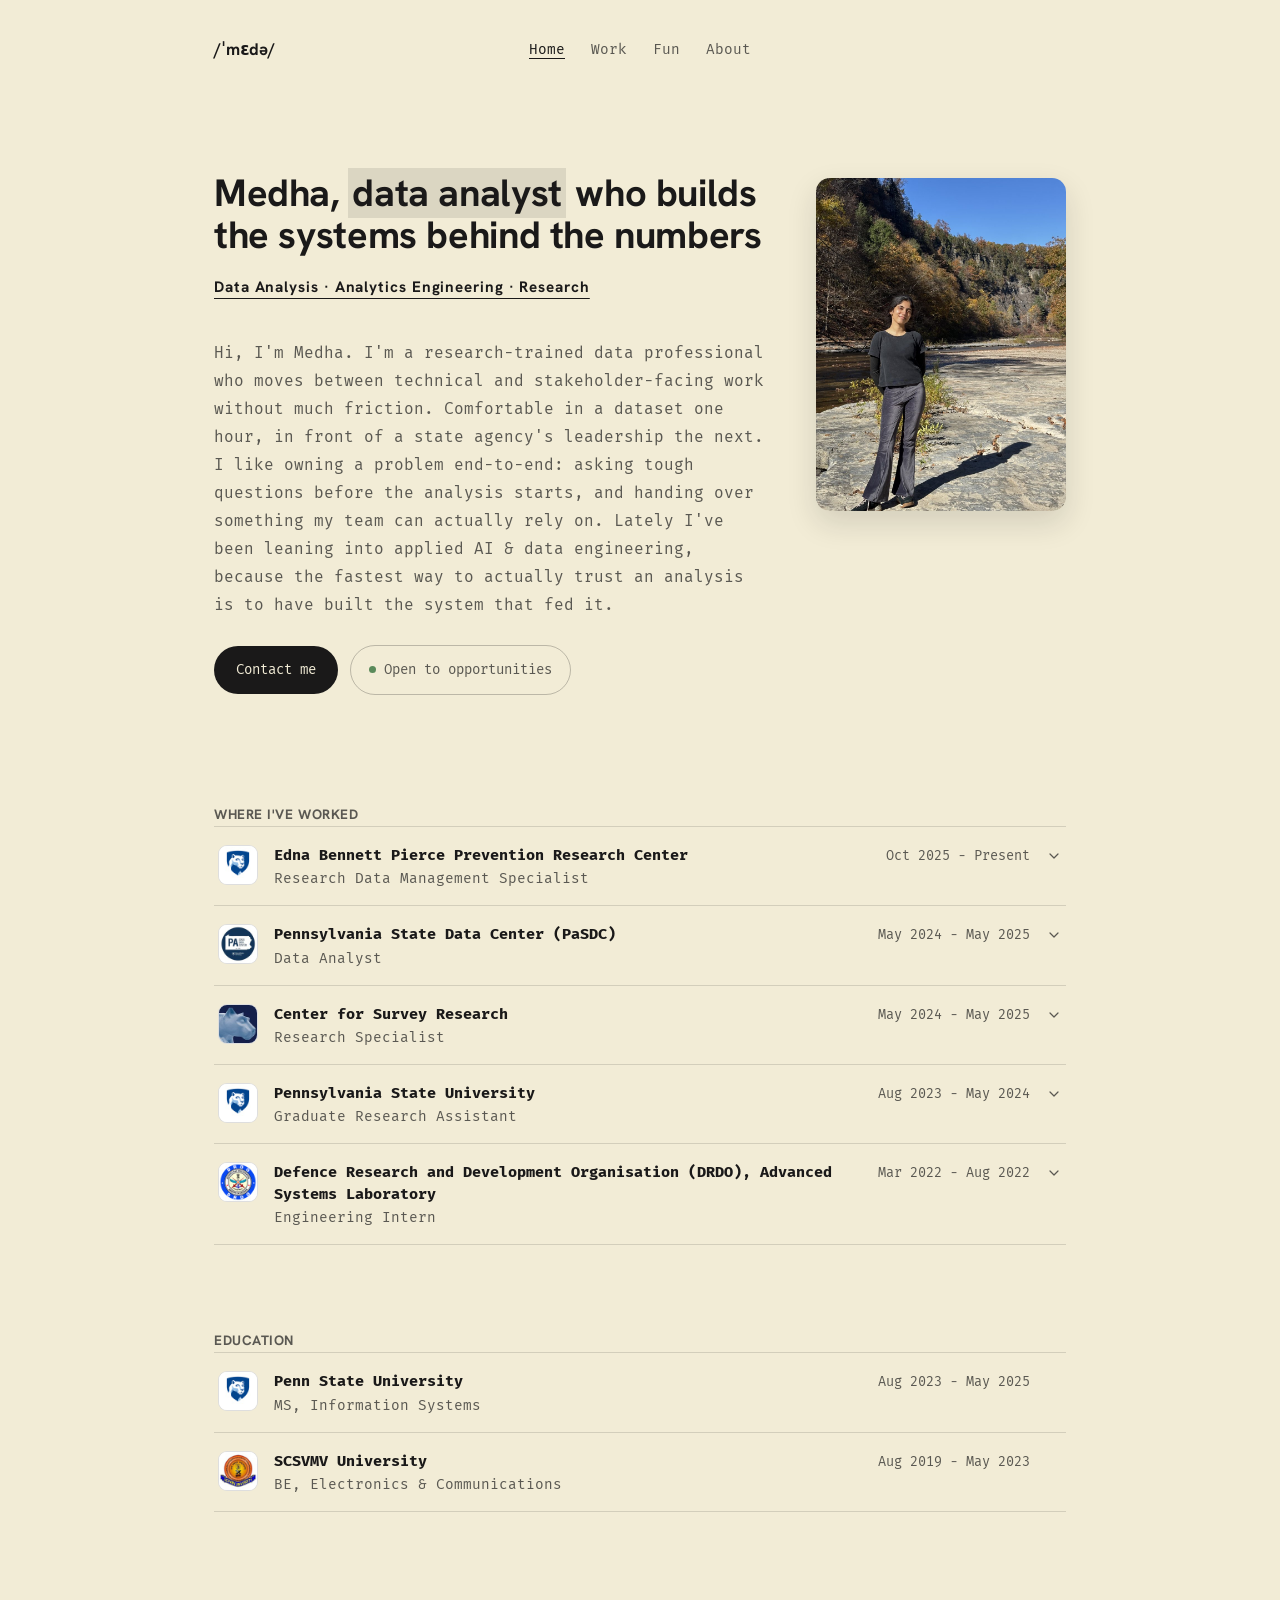
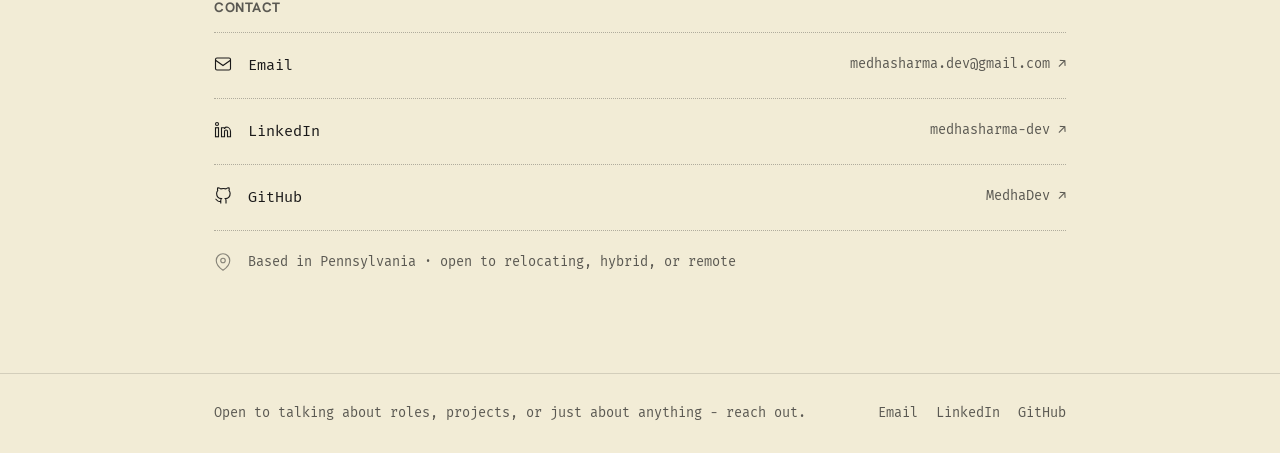
<file: index.html>
<!DOCTYPE html>
<html lang="en">
<head>
<meta charset="UTF-8">
<meta name="viewport" content="width=device-width, initial-scale=1, viewport-fit=cover">
<title>Medha Devalraj</title>
<meta name="description" content="Medha Devalraj, a data analyst who builds the systems behind the numbers: SQL, Python, dbt and R, plus the research and stakeholder work that gives the numbers context.">
<meta property="og:title" content="Medha Devalraj">
<meta property="og:description" content="Medha Devalraj, a data analyst who builds the systems behind the numbers: SQL, Python, dbt and R, plus the research and stakeholder work that gives the numbers context.">
<meta property="og:type" content="website">
<meta name="theme-color" content="#f2ecd6">
<link rel="stylesheet" href="style.css?v=27">
</head>
<body class="page-home">

<nav class="site-nav" aria-label="Primary">
  <div class="wrap nav-bar">
    <a href="index.html" class="nav-logo">/ˈmɛdə/</a>
    <div class="nav-links" id="navLinks">
      <a href="index.html" class="active" aria-current="page">Home</a>
      <a href="work.html">Work</a>
      <a href="fun.html">Fun</a>
      <a href="about.html">About</a>
    </div>
    <span class="nav-end" aria-hidden="true"></span>
  </div>
</nav>

<main>
  <div class="wrap">

    <div class="home-hero">
      <div class="home-hero-text">
        <h1 class="home-headline">Medha, <span class="role">data analyst</span> who builds the systems behind the numbers</h1>
        <p class="home-specialty">Data Analysis &middot; Analytics Engineering &middot; Research</p>
        <p class="home-blurb">Hi, I'm Medha. I'm a research-trained data professional who moves between technical and stakeholder-facing work without much friction. Comfortable in a dataset one hour, in front of a state agency's leadership the next. I like owning a problem end-to-end: asking tough questions before the analysis starts, and handing over something my team can actually rely on. Lately I've been leaning into applied AI &amp; data engineering, because the fastest way to actually trust an analysis is to have built the system that fed it.</p>
        <div class="hero-buttons home-buttons">
          <a href="mailto:medhasharma.dev@gmail.com" class="btn btn-dark">Contact me</a>
          <div class="status-pill"><span class="status-dot"></span>Open to opportunities</div>
        </div>
      </div>
      <figure class="home-photo">
        <img src="images/home/medha.jpg" width="900" height="1200" alt="Medha smiling on the rocks of a river gorge in autumn" decoding="async">
      </figure>
    </div>

    <section class="section-block" id="experience">
      <h2>Where I've worked</h2>
      <div class="exp-list">

        <div class="exp-row">
          <button class="exp-row-head" data-target="exp1">
            <img class="exp-logo" src="images/logos/tile-pennstate.jpg" width="40" height="40" alt="" loading="lazy" decoding="async">
            <span class="exp-year">Oct 2025 - Present</span>
            <span class="exp-company">Edna Bennett Pierce Prevention Research Center</span>
            <span class="exp-role">Research Data Management Specialist</span>
            <svg class="exp-caret" width="16" height="16" viewBox="0 0 24 24" fill="none" stroke="currentColor" stroke-width="1.8" stroke-linecap="round" stroke-linejoin="round" aria-hidden="true"><polyline points="6 9 12 15 18 9"></polyline></svg>
          </button>
          <div class="exp-detail" id="exp1">
            <div class="exp-detail-inner">
              <p>Own end-to-end data management across longitudinal and multi-cohort research studies, building the pipeline that standardizes 250K+ survey records and designing research database schemas with field-level validation. Currently leading the data side of a cost-benefit analysis for a statewide autism services initiative, integrating financial data across three partner organizations.</p>
              <div class="pill-row">
                <span class="pill">Python</span>
                <span class="pill">R</span>
                <span class="pill">SQL</span>
                <span class="pill">AWS (S3, EC2, RDS)</span>
                <span class="pill">Snowflake</span>
                <span class="pill">Streamlit</span>
                <span class="pill">Regression Modeling</span>
                <span class="pill">Cost-Benefit Analysis</span>
              </div>
            </div>
          </div>
        </div>

        <div class="exp-row">
          <button class="exp-row-head" data-target="exp2">
            <img class="exp-logo" src="images/logos/tile-pasdc.jpg" width="40" height="40" alt="" loading="lazy" decoding="async">
            <span class="exp-year">May 2024 - May 2025</span>
            <span class="exp-company">Pennsylvania State Data Center (PaSDC)</span>
            <span class="exp-role">Data Analyst</span>
            <svg class="exp-caret" width="16" height="16" viewBox="0 0 24 24" fill="none" stroke="currentColor" stroke-width="1.8" stroke-linecap="round" stroke-linejoin="round" aria-hidden="true"><polyline points="6 9 12 15 18 9"></polyline></svg>
          </button>
          <div class="exp-detail" id="exp2">
            <div class="exp-detail-inner">
              <p>Migrated 20+ years of legacy demographic data into a governed SQL Server system and supported and maintained 38 self-service Tableau dashboards for agency partners. Validated demographic forecasting methodologies against Census baselines to improve population projections used in state agency planning across all 67 PA counties, and sole-authored a published research brief on excess moisture and crop loss.</p>
              <div class="pill-row">
                <span class="pill">SQL Server</span>
                <span class="pill">T-SQL</span>
                <span class="pill">Python</span>
                <span class="pill">Excel (Power Query, PivotTables)</span>
                <span class="pill">Tableau</span>
                <span class="pill">Datawrapper</span>
                <span class="pill">Forecasting</span>
                <span class="pill">Data Modeling</span>
              </div>
            </div>
          </div>
        </div>

        <div class="exp-row">
          <button class="exp-row-head" data-target="exp3">
            <img class="exp-logo" src="images/logos/tile-csr.jpg" width="40" height="40" alt="" loading="lazy" decoding="async">
            <span class="exp-year">May 2024 - May 2025</span>
            <span class="exp-company">Center for Survey Research</span>
            <span class="exp-role">Research Specialist</span>
            <svg class="exp-caret" width="16" height="16" viewBox="0 0 24 24" fill="none" stroke="currentColor" stroke-width="1.8" stroke-linecap="round" stroke-linejoin="round" aria-hidden="true"><polyline points="6 9 12 15 18 9"></polyline></svg>
          </button>
          <div class="exp-detail" id="exp3">
            <div class="exp-detail-inner">
              <p>Supported qualitative and mixed-methods research for the Center for Survey Research, running interviews and focus groups, coding data thematically, and gathering requirements through stakeholder meetings across multiple state-facing studies - including a statewide internal report on collegiate recovery programs delivered to DDAP.</p>
              <div class="pill-row">
                <span class="pill">NVivo</span>
                <span class="pill">Qualitative Research</span>
                <span class="pill">Focus Groups</span>
                <span class="pill">Thematic Analysis</span>
                <span class="pill">Qualitative Coding</span>
                <span class="pill">Stakeholder Interviewing</span>
                <span class="pill">Requirements Gathering</span>
              </div>
            </div>
          </div>
        </div>

        <div class="exp-row">
          <button class="exp-row-head" data-target="exp4">
            <img class="exp-logo" src="images/logos/tile-pennstate.jpg" width="40" height="40" alt="" loading="lazy" decoding="async">
            <span class="exp-year">Aug 2023 - May 2024</span>
            <span class="exp-company">Pennsylvania State University</span>
            <span class="exp-role">Graduate Research Assistant</span>
            <svg class="exp-caret" width="16" height="16" viewBox="0 0 24 24" fill="none" stroke="currentColor" stroke-width="1.8" stroke-linecap="round" stroke-linejoin="round" aria-hidden="true"><polyline points="6 9 12 15 18 9"></polyline></svg>
          </button>
          <div class="exp-detail" id="exp4">
            <div class="exp-detail-inner">
              <p>Supported 15+ faculty-led research projects through data cleaning and statistical analysis, and created SQL instructional materials and tutoring sessions that improved student comprehension in core analytics coursework.</p>
              <div class="pill-row">
                <span class="pill">SQL</span>
                <span class="pill">R</span>
                <span class="pill">Data Cleaning</span>
                <span class="pill">Statistical Analysis</span>
                <span class="pill">Teaching</span>
              </div>
            </div>
          </div>
        </div>

        <div class="exp-row">
          <button class="exp-row-head" data-target="exp5">
            <img class="exp-logo" src="images/logos/tile-drdo.jpg" width="40" height="40" alt="" loading="lazy" decoding="async">
            <span class="exp-year">Mar 2022 - Aug 2022</span>
            <span class="exp-company">Defence Research and Development Organisation (DRDO), Advanced Systems Laboratory</span>
            <span class="exp-role">Engineering Intern</span>
            <svg class="exp-caret" width="16" height="16" viewBox="0 0 24 24" fill="none" stroke="currentColor" stroke-width="1.8" stroke-linecap="round" stroke-linejoin="round" aria-hidden="true"><polyline points="6 9 12 15 18 9"></polyline></svg>
          </button>
          <div class="exp-detail" id="exp5">
            <div class="exp-detail-inner">
              <p>Designed, simulated, and tested an S-band microstrip patch antenna using Ansys HFSS, running iterative parametric analysis across design configurations, and conducted comparative analysis across 10+ defense technologies for R&amp;D prioritization.</p>
              <div class="pill-row">
                <span class="pill">Ansys HFSS</span>
                <span class="pill">RF Engineering</span>
                <span class="pill">Antenna Design</span>
                <span class="pill">Comparative Analysis</span>
              </div>
            </div>
          </div>
        </div>

      </div>
    </section>

    <section class="section-block" id="education">
      <h2>Education</h2>
      <div class="exp-list">
        <div class="exp-row" style="cursor:default;">
          <div class="exp-row-head" style="cursor:default;">
            <img class="exp-logo" src="images/logos/tile-pennstate.jpg" width="40" height="40" alt="" loading="lazy" decoding="async">
            <span class="exp-year">Aug 2023 - May 2025</span>
            <span class="exp-company">Penn State University</span>
            <span class="exp-role">MS, Information Systems</span>
          </div>
        </div>
        <div class="exp-row" style="cursor:default;">
          <div class="exp-row-head" style="cursor:default;">
            <img class="exp-logo" src="images/logos/tile-scsvmv.jpg" width="40" height="40" alt="" loading="lazy" decoding="async">
            <span class="exp-year">Aug 2019 - May 2023</span>
            <span class="exp-company">SCSVMV University</span>
            <span class="exp-role">BE, Electronics &amp; Communications</span>
          </div>
        </div>
      </div>
    </section>

    <section class="section-block" id="contact">
      <h2>Contact</h2>
      <div class="contact-list">
        <a href="mailto:medhasharma.dev@gmail.com" class="contact-row">
          <svg class="c-icon" viewBox="0 0 24 24" fill="none" stroke="currentColor" stroke-width="1.5"><rect x="2" y="4" width="20" height="16" rx="2"/><path d="m2 7 10 7 10-7"/></svg>
          <span class="c-label">Email</span>
          <span class="c-value">medhasharma.dev@gmail.com &#8599;</span>
        </a>
        <a href="https://linkedin.com/in/medhasharma-dev" target="_blank" rel="noopener noreferrer" class="contact-row">
          <svg class="c-icon" viewBox="0 0 24 24" fill="none" stroke="currentColor" stroke-width="1.5"><path d="M16 8a6 6 0 0 1 6 6v7h-4v-7a2 2 0 0 0-2-2 2 2 0 0 0-2 2v7h-4V9h4v1.5A6 6 0 0 1 16 8z"/><rect x="2" y="9" width="4" height="12"/><circle cx="4" cy="4" r="2"/></svg>
          <span class="c-label">LinkedIn</span>
          <span class="c-value">medhasharma-dev &#8599;</span>
        </a>
        <a href="https://github.com/MedhaDev" target="_blank" rel="noopener noreferrer" class="contact-row">
          <svg class="c-icon" viewBox="0 0 24 24" fill="none" stroke="currentColor" stroke-width="1.5"><path d="M9 19c-5 1.5-5-2.5-7-3m14 6v-3.87a3.37 3.37 0 0 0-.94-2.61c3.14-.35 6.44-1.54 6.44-7A5.44 5.44 0 0 0 20 4.77 5.07 5.07 0 0 0 19.91 1S18.73.65 16 2.48a13.38 13.38 0 0 0-7 0C6.27.65 5.09 1 5.09 1A5.07 5.07 0 0 0 5 4.77a5.44 5.44 0 0 0-1.5 3.78c0 5.42 3.3 6.61 6.44 7A3.37 3.37 0 0 0 9 18.13V22"/></svg>
          <span class="c-label">GitHub</span>
          <span class="c-value">MedhaDev &#8599;</span>
        </a>
      </div>
      <p class="availability-note"><svg class="c-icon" viewBox="0 0 24 24" fill="none" stroke="currentColor" stroke-width="1.5" stroke-linecap="round" stroke-linejoin="round" aria-hidden="true"><path d="M21 10c0 7-9 13-9 13s-9-6-9-13a9 9 0 0 1 18 0z"></path><circle cx="12" cy="10" r="3"></circle></svg><span>Based in Pennsylvania &middot; open to relocating, hybrid, or remote</span></p>
    </section>

  </div>
</main>

<footer>
  <div class="wrap">
    <span class="footer-note">Open to talking about roles, projects, or just about anything - reach out.</span>
    <div class="footer-links">
      <a href="mailto:medhasharma.dev@gmail.com">Email</a>
      <a href="https://linkedin.com/in/medhasharma-dev" target="_blank">LinkedIn</a>
      <a href="https://github.com/MedhaDev" target="_blank">GitHub</a>
    </div>
  </div>
</footer>


<nav class="mobile-menu" aria-label="Site menu">
  <div class="mobile-menu-panel" id="mobileMenu" hidden>
      <a href="index.html" class="active" aria-current="page">Home</a>
      <a href="work.html">Work</a>
      <a href="fun.html">Fun</a>
      <a href="about.html">About</a>
  </div>
  <button type="button" class="mobile-menu-btn" aria-expanded="false" aria-controls="mobileMenu">
    <svg class="mm-open" viewBox="0 0 24 24" width="16" height="16" fill="none" stroke="currentColor" stroke-width="2.4" stroke-linecap="round"><line x1="4" y1="7" x2="20" y2="7"/><line x1="4" y1="12" x2="20" y2="12"/><line x1="4" y1="17" x2="20" y2="17"/></svg>
    <svg class="mm-close" viewBox="0 0 24 24" width="16" height="16" fill="none" stroke="currentColor" stroke-width="2.4" stroke-linecap="round"><line x1="6" y1="6" x2="18" y2="18"/><line x1="18" y1="6" x2="6" y2="18"/></svg>
    Menu
  </button>
</nav>

<script src="nav.js?v=20" defer></script>
<script>
function setOpen(row, open) {
  const d = row.querySelector('.exp-detail');
  row.classList.toggle('open', open);
  if (d) d.style.maxHeight = open ? d.scrollHeight + 'px' : '0px';
}
document.querySelectorAll('.exp-row-head[data-target]').forEach(btn => {
  btn.setAttribute('aria-expanded', 'false');
  btn.addEventListener('click', () => {
    const row = btn.closest('.exp-row');
    const wasOpen = row.classList.contains('open');
    document.querySelectorAll('.exp-row.open').forEach(r => {
      setOpen(r, false);
      r.querySelector('.exp-row-head').setAttribute('aria-expanded', 'false');
    });
    if (!wasOpen) { setOpen(row, true); btn.setAttribute('aria-expanded', 'true'); }
  });
});
// Text re-wraps when the screen rotates or resizes, so re-measure the open row.
window.addEventListener('resize', () => {
  document.querySelectorAll('.exp-row.open').forEach(r => setOpen(r, true));
});
</script>

</body>
</html>
</file>
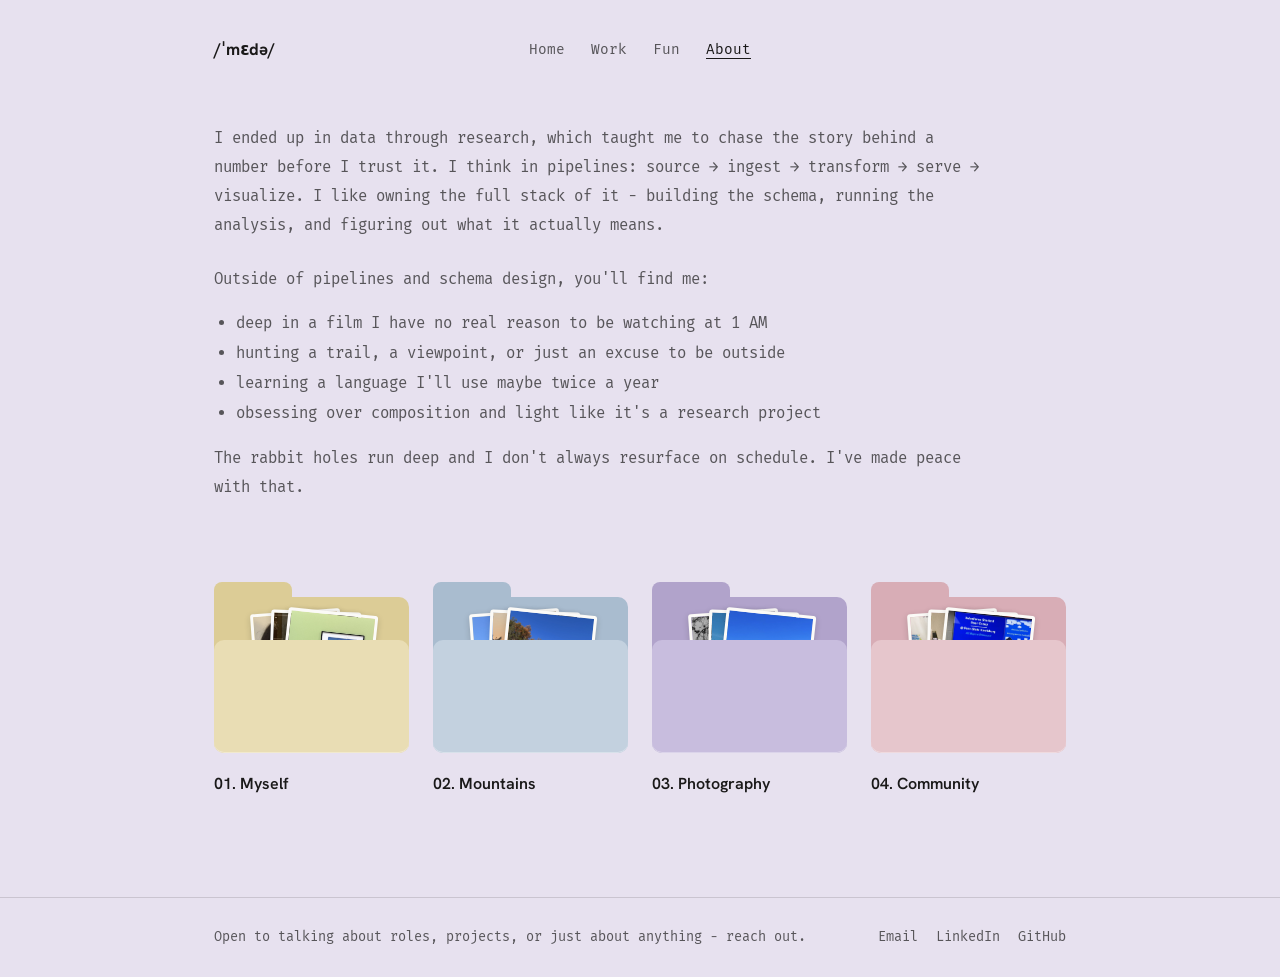
<file: about.html>
<!DOCTYPE html>
<html lang="en">
<head>
<meta charset="UTF-8">
<meta name="viewport" content="width=device-width, initial-scale=1, viewport-fit=cover">
<title>About - Medha Devalraj</title>
<meta name="description" content="Medha Devalraj, a data analyst who builds the systems behind the numbers: SQL, Python, dbt and R, plus the research and stakeholder work that gives the numbers context.">
<meta property="og:title" content="About - Medha Devalraj">
<meta property="og:description" content="Medha Devalraj, a data analyst who builds the systems behind the numbers: SQL, Python, dbt and R, plus the research and stakeholder work that gives the numbers context.">
<meta property="og:type" content="website">
<meta name="theme-color" content="#e7e1ef">
<link rel="stylesheet" href="style.css?v=27">
</head>
<body class="page-about">

<nav class="site-nav" aria-label="Primary">
  <div class="wrap nav-bar">
    <a href="index.html" class="nav-logo">/ˈmɛdə/</a>
    <div class="nav-links" id="navLinks">
      <a href="index.html">Home</a>
      <a href="work.html">Work</a>
      <a href="fun.html">Fun</a>
      <a href="about.html" class="active" aria-current="page">About</a>
    </div>
    <span class="nav-end" aria-hidden="true"></span>
  </div>
</nav>

<main>
  <div class="wrap">
    <div style="max-width: 780px;">
      <p style="color:var(--ink-soft); font-size:0.98rem; line-height:1.85;">I ended up in data through research, which taught me to chase the story behind a number before I trust it. I think in pipelines: source &rarr; ingest &rarr; transform &rarr; serve &rarr; visualize. I like owning the full stack of it - building the schema, running the analysis, and figuring out what it actually means.</p>

      <p style="color:var(--ink-soft); font-size:0.98rem; line-height:1.85; margin-top:24px;">Outside of pipelines and schema design, you'll find me:</p>
      <ul style="color:var(--ink-soft); font-size:0.98rem; line-height:1.9; margin-top:8px; padding-left:22px;">
        <li>deep in a film I have no real reason to be watching at 1 AM</li>
        <li>hunting a trail, a viewpoint, or just an excuse to be outside</li>
        <li>learning a language I'll use maybe twice a year</li>
        <li>obsessing over composition and light like it's a research project</li>
      </ul>
      <p style="color:var(--ink-soft); font-size:0.98rem; line-height:1.85; margin-top:16px;">The rabbit holes run deep and I don't always resurface on schedule. I've made peace with that.</p>
    </div>

    <div class="folder-grid">
      <div class="folder-item">
        <button type="button" class="folder" data-gallery="gallery-myself" aria-haspopup="dialog" style="--f-back:#dccc96; --f-front:#e9ddb4;">
          <span class="folder-shape" aria-hidden="true">
            <span class="folder-back"></span>
            <span class="folder-papers"></span>
            <span class="folder-front"></span>
          </span>
          <span class="folder-label">01. Myself</span>
        </button>
        <dialog class="gallery" id="gallery-myself" aria-labelledby="gallery-myself-title">
          <div class="gallery-head">
            <h2 id="gallery-myself-title">Myself</h2>
            <button type="button" class="gallery-close" aria-label="Close Myself photos">&times;</button>
          </div>
          <div class="about-photo-row">
            <img class="about-photo" src="images/about/myself/1.jpeg" width="1600" height="1200" style="--ar:1.3333" loading="lazy" decoding="async" alt="Medha">
            <img class="about-photo" src="images/about/myself/2.jpeg" width="684" height="818" style="--ar:0.8362" loading="lazy" decoding="async" alt="Medha">
            <img class="about-photo" src="images/about/myself/3.jpeg" width="1218" height="1600" style="--ar:0.7612" loading="lazy" decoding="async" alt="Medha">
            <img class="about-photo" src="images/about/myself/4.jpeg" width="1600" height="900" style="--ar:1.7778" loading="lazy" decoding="async" alt="Medha in a red top outdoors, arms crossed">
          </div>
        </dialog>
      </div>
      <div class="folder-item">
        <button type="button" class="folder" data-gallery="gallery-mountains" aria-haspopup="dialog" style="--f-back:#a9bccf; --f-front:#c3d1df;">
          <span class="folder-shape" aria-hidden="true">
            <span class="folder-back"></span>
            <span class="folder-papers"></span>
            <span class="folder-front"></span>
          </span>
          <span class="folder-label">02. Mountains</span>
        </button>
        <dialog class="gallery" id="gallery-mountains" aria-labelledby="gallery-mountains-title">
          <div class="gallery-head">
            <h2 id="gallery-mountains-title">Mountains</h2>
            <button type="button" class="gallery-close" aria-label="Close Mountains photos">&times;</button>
          </div>
          <div class="about-photo-row">
            <img class="about-photo" src="images/about/mountains/13.jpeg" width="1600" height="1200" style="--ar:1.3333" loading="lazy" decoding="async" alt="A waterfall spilling over rock ledges in autumn">
            <img class="about-photo" src="images/about/mountains/4.jpeg" width="1600" height="1200" style="--ar:1.3333" loading="lazy" decoding="async" alt="Sun setting over a valley, framed by silhouetted trees">
            <img class="about-photo" src="images/about/mountains/14.jpeg" width="1600" height="1200" style="--ar:1.3333" loading="lazy" decoding="async" alt="A shallow river below a cliff of autumn trees">
            <img class="about-photo" src="images/about/mountains/5.jpeg" width="1600" height="1200" style="--ar:1.3333" loading="lazy" decoding="async" alt="Wildflowers on a forest overlook with farmland in the distance">
            <img class="about-photo" src="images/about/mountains/1.jpeg" width="1600" height="1200" style="--ar:1.3333" loading="lazy" decoding="async" alt="Mountain view">
            <img class="about-photo" src="images/about/mountains/2.jpeg" width="1200" height="1600" style="--ar:0.7500" loading="lazy" decoding="async" alt="Mountain view">
            <img class="about-photo" src="images/about/mountains/3.jpeg" width="1600" height="1200" style="--ar:1.3333" loading="lazy" decoding="async" alt="Mountain view">
            <img class="about-photo" src="images/about/mountains/6.jpeg" width="1600" height="1200" style="--ar:1.3333" loading="lazy" decoding="async" alt="Medha smiling at a mountain overlook">
            <img class="about-photo" src="images/about/mountains/7.jpeg" width="1600" height="1200" style="--ar:1.3333" loading="lazy" decoding="async" alt="A flowering shrub in a sunlit forest clearing">
            <img class="about-photo" src="images/about/mountains/8.jpeg" width="1600" height="1200" style="--ar:1.3333" loading="lazy" decoding="async" alt="Storm clouds over a forested ridge">
            <img class="about-photo" src="images/about/mountains/9.jpeg" width="1600" height="1200" style="--ar:1.3333" loading="lazy" decoding="async" alt="Tall trees on a ridge with the valley beyond">
            <img class="about-photo" src="images/about/mountains/10.jpeg" width="900" height="1600" style="--ar:0.5625" loading="lazy" decoding="async" alt="A rocky stream running through green forest">
            <img class="about-photo" src="images/about/mountains/11.jpeg" width="1600" height="1200" style="--ar:1.3333" loading="lazy" decoding="async" alt="An autumn valley town seen through pine and oak branches">
            <img class="about-photo" src="images/about/mountains/12.jpeg" width="1200" height="1600" style="--ar:0.7500" loading="lazy" decoding="async" alt="Looking up through a gorge at autumn trees and blue sky">
          </div>
        </dialog>
      </div>
      <div class="folder-item">
        <button type="button" class="folder" data-gallery="gallery-photography" aria-haspopup="dialog" style="--f-back:#b1a3cb; --f-front:#c8bdde;">
          <span class="folder-shape" aria-hidden="true">
            <span class="folder-back"></span>
            <span class="folder-papers"></span>
            <span class="folder-front"></span>
          </span>
          <span class="folder-label">03. Photography</span>
        </button>
        <dialog class="gallery" id="gallery-photography" aria-labelledby="gallery-photography-title">
          <div class="gallery-head">
            <h2 id="gallery-photography-title">Photography</h2>
            <button type="button" class="gallery-close" aria-label="Close Photography photos">&times;</button>
          </div>
          <div class="about-photo-row">
            <img class="about-photo" src="images/about/photography/4.jpeg" width="1600" height="1200" style="--ar:1.3333" loading="lazy" decoding="async" alt="Black and white: a person standing at the edge of choppy water under bare branches">
            <img class="about-photo" src="images/about/photography/5.jpeg" width="1600" height="900" style="--ar:1.7778" loading="lazy" decoding="async" alt="The Lower Manhattan skyline across the water, framed by bare trees">
            <img class="about-photo" src="images/about/photography/6.jpeg" width="1600" height="999" style="--ar:1.6016" loading="lazy" decoding="async" alt="A person photographing the sunset over layered mountains">
            <img class="about-photo" src="images/about/photography/7.jpeg" width="1200" height="1600" style="--ar:0.7500" loading="lazy" decoding="async" alt="Black and white: a city street with power lines and high-rises">
            <img class="about-photo" src="images/about/photography/8.jpeg" width="1200" height="1600" style="--ar:0.7500" loading="lazy" decoding="async" alt="Black and white: a scooter rider passing brick row houses">
            <img class="about-photo" src="images/about/photography/9.jpeg" width="1600" height="1200" style="--ar:1.3333" loading="lazy" decoding="async" alt="Black and white: an obelisk against a cloudy sky">
            <img class="about-photo" src="images/about/photography/15.jpeg" width="1600" height="1200" style="--ar:1.3333" loading="lazy" decoding="async" alt="Black and white photographs projected in a dark gallery">
            <img class="about-photo" src="images/about/photography/1.jpeg" width="1600" height="1200" style="--ar:1.3333" loading="lazy" decoding="async" alt="Photograph">
            <img class="about-photo" src="images/about/photography/2.jpeg" width="1347" height="1600" style="--ar:0.8419" loading="lazy" decoding="async" alt="Photograph">
            <img class="about-photo" src="images/about/photography/3.jpeg" width="1200" height="1600" style="--ar:0.7500" loading="lazy" decoding="async" alt="Photograph">
            <img class="about-photo" src="images/about/photography/10.jpeg" width="1200" height="1600" style="--ar:0.7500" loading="lazy" decoding="async" alt="A rainbow arcing over a smokestack at dusk">
            <img class="about-photo" src="images/about/photography/11.jpeg" width="1600" height="1200" style="--ar:1.3333" loading="lazy" decoding="async" alt="A lone figure on steps under a dramatic sky">
            <img class="about-photo" src="images/about/photography/12.jpeg" width="1200" height="1600" style="--ar:0.7500" loading="lazy" decoding="async" alt="A bare tree in a snowy park">
            <img class="about-photo" src="images/about/photography/13.jpeg" width="1600" height="1200" style="--ar:1.3333" loading="lazy" decoding="async" alt="Two people at a counter lit with red light">
            <img class="about-photo" src="images/about/photography/14.jpeg" width="1200" height="1600" style="--ar:0.7500" loading="lazy" decoding="async" alt="Black and white: a quiet hallway with a window">
          </div>
        </dialog>
      </div>
      <div class="folder-item">
        <button type="button" class="folder" data-gallery="gallery-community" aria-haspopup="dialog" style="--f-back:#d8adb6; --f-front:#e6c6cc;">
          <span class="folder-shape" aria-hidden="true">
            <span class="folder-back"></span>
            <span class="folder-papers"></span>
            <span class="folder-front"></span>
          </span>
          <span class="folder-label">04. Community</span>
        </button>
        <dialog class="gallery" id="gallery-community" aria-labelledby="gallery-community-title">
          <div class="gallery-head">
            <h2 id="gallery-community-title">Community</h2>
            <button type="button" class="gallery-close" aria-label="Close Community photos">&times;</button>
          </div>
          <div class="about-photo-row">
            <img class="about-photo" src="images/about/community/1.jpeg" width="1600" height="1200" style="--ar:1.3333" loading="lazy" decoding="async" alt="Community event">
            <img class="about-photo" src="images/about/community/2.jpeg" width="1264" height="843" style="--ar:1.4994" loading="lazy" decoding="async" alt="Community event">
            <img class="about-photo" src="images/about/community/3.jpeg" width="1600" height="1200" style="--ar:1.3333" loading="lazy" decoding="async" alt="Community event">
          </div>
        </dialog>
      </div>
    </div>

  </div>
</main>

<footer>
  <div class="wrap">
    <span class="footer-note">Open to talking about roles, projects, or just about anything - reach out.</span>
    <div class="footer-links">
      <a href="mailto:medhasharma.dev@gmail.com">Email</a>
      <a href="https://linkedin.com/in/medhasharma-dev" target="_blank">LinkedIn</a>
      <a href="https://github.com/MedhaDev" target="_blank">GitHub</a>
    </div>
  </div>
</footer>


<nav class="mobile-menu" aria-label="Site menu">
  <div class="mobile-menu-panel" id="mobileMenu" hidden>
      <a href="index.html">Home</a>
      <a href="work.html">Work</a>
      <a href="fun.html">Fun</a>
      <a href="about.html" class="active" aria-current="page">About</a>
  </div>
  <button type="button" class="mobile-menu-btn" aria-expanded="false" aria-controls="mobileMenu">
    <svg class="mm-open" viewBox="0 0 24 24" width="16" height="16" fill="none" stroke="currentColor" stroke-width="2.4" stroke-linecap="round"><line x1="4" y1="7" x2="20" y2="7"/><line x1="4" y1="12" x2="20" y2="12"/><line x1="4" y1="17" x2="20" y2="17"/></svg>
    <svg class="mm-close" viewBox="0 0 24 24" width="16" height="16" fill="none" stroke="currentColor" stroke-width="2.4" stroke-linecap="round"><line x1="6" y1="6" x2="18" y2="18"/><line x1="18" y1="6" x2="6" y2="18"/></svg>
    Menu
  </button>
</nav>

<script src="nav.js?v=20" defer></script>
<script src="gallery.js?v=20" defer></script>
</body>
</html>
</file>
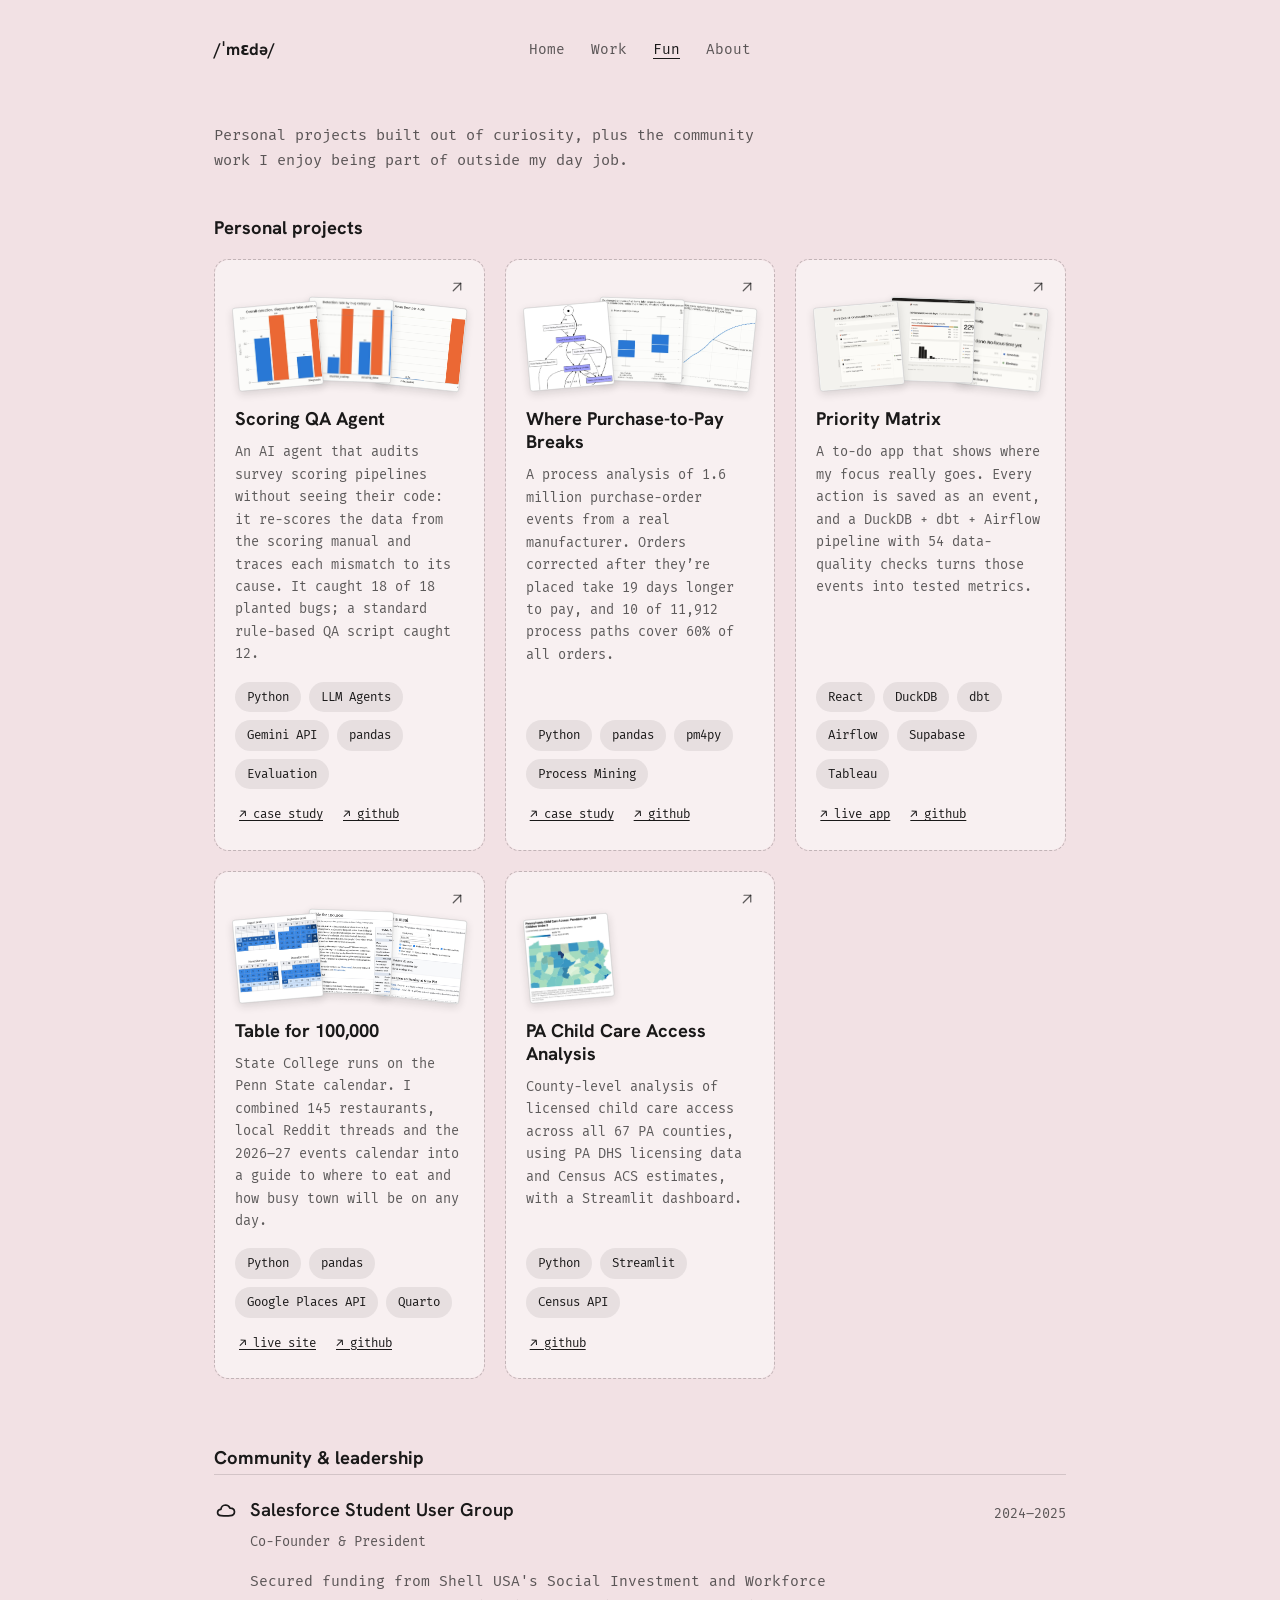
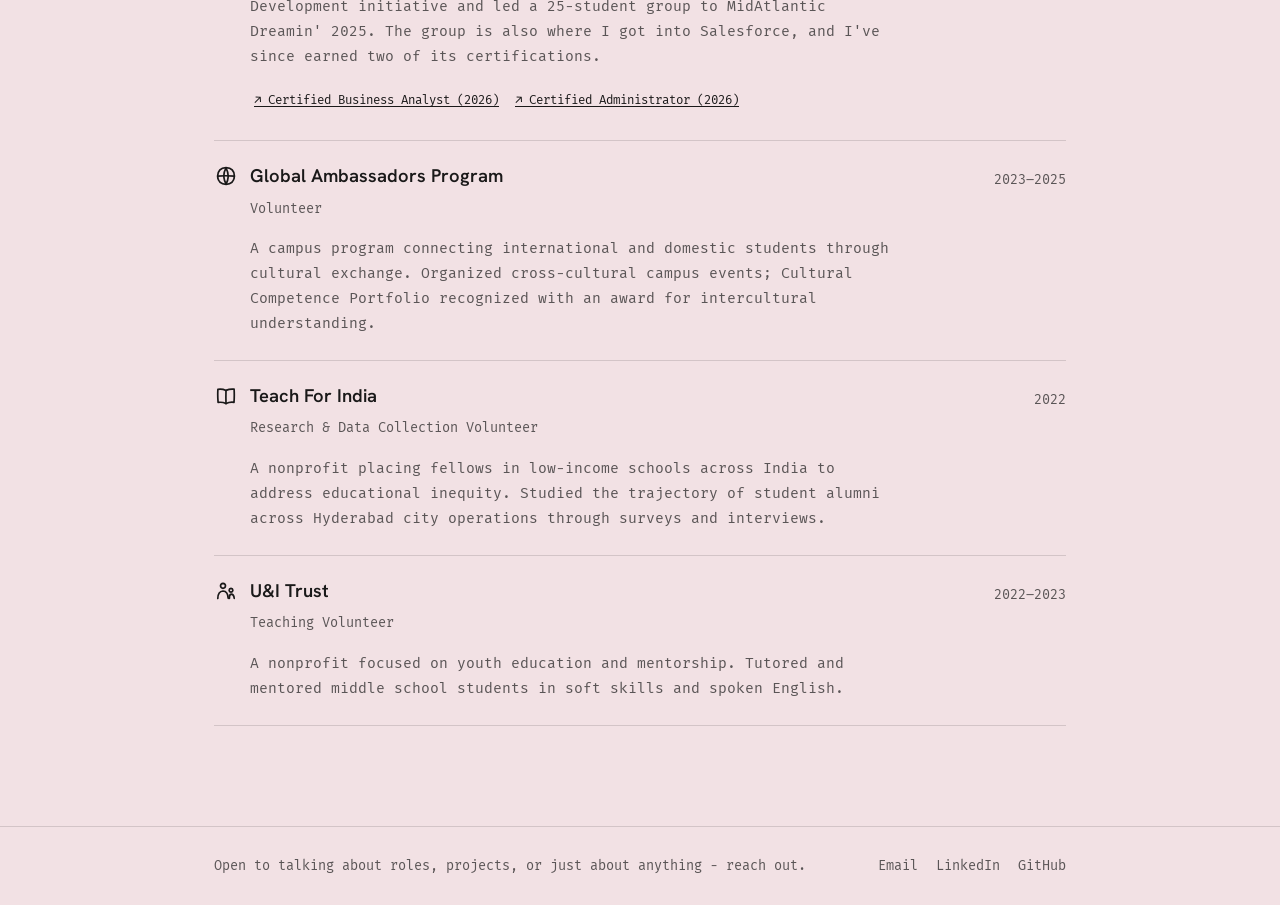
<file: fun.html>
<!DOCTYPE html>
<html lang="en">
<head>
<meta charset="UTF-8">
<meta name="viewport" content="width=device-width, initial-scale=1, viewport-fit=cover">
<title>Fun - Medha Devalraj</title>
<meta name="description" content="Medha Devalraj, a data analyst who builds the systems behind the numbers: SQL, Python, dbt and R, plus the research and stakeholder work that gives the numbers context.">
<meta property="og:title" content="Fun - Medha Devalraj">
<meta property="og:description" content="Medha Devalraj, a data analyst who builds the systems behind the numbers: SQL, Python, dbt and R, plus the research and stakeholder work that gives the numbers context.">
<meta property="og:type" content="website">
<meta name="theme-color" content="#f2e1e4">
<link rel="stylesheet" href="style.css?v=27">
</head>
<body class="page-fun">

<svg class="svg-defs" width="0" height="0" aria-hidden="true" focusable="false">
  <!-- Roughens mark edges slightly so they read as drawn by hand -->
  <filter id="hand-wobble" x="-20%" y="-20%" width="140%" height="140%" color-interpolation-filters="sRGB">
    <feTurbulence type="fractalNoise" baseFrequency="0.3" numOctaves="2" seed="7" result="noise"></feTurbulence>
    <feDisplacementMap in="SourceGraphic" in2="noise" scale="0.7"></feDisplacementMap>
  </filter>
</svg>

<nav class="site-nav" aria-label="Primary">
  <div class="wrap nav-bar">
    <a href="index.html" class="nav-logo">/ˈmɛdə/</a>
    <div class="nav-links" id="navLinks">
      <a href="index.html">Home</a>
      <a href="work.html">Work</a>
      <a href="fun.html" class="active" aria-current="page">Fun</a>
      <a href="about.html">About</a>
    </div>
    <span class="nav-end" aria-hidden="true"></span>
  </div>
</nav>

<main>
  <div class="wrap">
    <p class="section-sub">Personal projects built out of curiosity, plus the community work I enjoy being part of outside my day job.</p>

    <span class="section-label" style="font-size:1.15rem;">Personal projects</span>
    <div class="proj-grid" style="margin-bottom:64px;">
      <article class="proj-card">
        <div class="proj-card-inner">
          <svg class="proj-arrow" viewBox="0 0 24 24" fill="none" stroke="currentColor" stroke-width="1.6" stroke-linecap="round" stroke-linejoin="round" aria-hidden="true"><line x1="7" y1="17" x2="17" y2="7"></line><polyline points="8 7 17 7 17 16"></polyline></svg>
          <div class="proj-fan" aria-hidden="true"><img src="images/fun/qa-overall.jpg" alt="" loading="lazy" decoding="async"><img src="images/fun/qa-category.jpg" alt="" loading="lazy" decoding="async"><img src="images/fun/qa-time.jpg" alt="" loading="lazy" decoding="async"></div>
          <h3 class="proj-title"><a href="https://github.com/MedhaDev/scoring-qa-agent" target="_blank" rel="noopener noreferrer">Scoring QA Agent</a></h3>
          <p class="proj-desc">An AI agent that audits survey scoring pipelines without seeing their code: it re-scores the data from the scoring manual and traces each mismatch to its cause. It caught 18 of 18 planted bugs; a standard rule-based QA script caught 12.</p>
          <div class="pill-row"><span class="pill">Python</span><span class="pill">LLM Agents</span><span class="pill">Gemini API</span><span class="pill">pandas</span><span class="pill">Evaluation</span></div>
          <div class="proj-links"><a href="https://medhadev.github.io/scoring-qa-agent/case_study.html" target="_blank" rel="noopener noreferrer" class="pill-link">&#8599; case study</a><a href="https://github.com/MedhaDev/scoring-qa-agent" target="_blank" rel="noopener noreferrer" class="pill-link">&#8599; github</a></div>
        </div>
      </article>
      <article class="proj-card">
        <div class="proj-card-inner">
          <svg class="proj-arrow" viewBox="0 0 24 24" fill="none" stroke="currentColor" stroke-width="1.6" stroke-linecap="round" stroke-linejoin="round" aria-hidden="true"><line x1="7" y1="17" x2="17" y2="7"></line><polyline points="8 7 17 7 17 16"></polyline></svg>
          <div class="proj-fan" aria-hidden="true"><img src="images/fun/p2p-map.jpg" alt="" loading="lazy" decoding="async"><img src="images/fun/p2p-throughput.jpg" alt="" loading="lazy" decoding="async"><img src="images/fun/p2p-coverage.jpg" alt="" loading="lazy" decoding="async"></div>
          <h3 class="proj-title"><a href="https://github.com/MedhaDev/p2p-process-analysis" target="_blank" rel="noopener noreferrer">Where Purchase-to-Pay Breaks</a></h3>
          <p class="proj-desc">A process analysis of 1.6 million purchase-order events from a real manufacturer. Orders corrected after they&rsquo;re placed take 19 days longer to pay, and 10 of 11,912 process paths cover 60% of all orders.</p>
          <div class="pill-row"><span class="pill">Python</span><span class="pill">pandas</span><span class="pill">pm4py</span><span class="pill">Process Mining</span></div>
          <div class="proj-links"><a href="https://medhadev.github.io/p2p-process-analysis/case_study.html" target="_blank" rel="noopener noreferrer" class="pill-link">&#8599; case study</a><a href="https://github.com/MedhaDev/p2p-process-analysis" target="_blank" rel="noopener noreferrer" class="pill-link">&#8599; github</a></div>
        </div>
      </article>
      <article class="proj-card">
        <div class="proj-card-inner">
          <svg class="proj-arrow" viewBox="0 0 24 24" fill="none" stroke="currentColor" stroke-width="1.6" stroke-linecap="round" stroke-linejoin="round" aria-hidden="true"><line x1="7" y1="17" x2="17" y2="7"></line><polyline points="8 7 17 7 17 16"></polyline></svg>
          <div class="proj-fan" aria-hidden="true"><img src="images/fun/priority-matrix.jpg" alt="" loading="lazy" decoding="async"><img src="images/fun/priority-patterns.jpg" alt="" loading="lazy" decoding="async"><img src="images/fun/priority-phone.jpg" alt="" loading="lazy" decoding="async"></div>
          <h3 class="proj-title"><a href="https://github.com/MedhaDev/priority-matrix" target="_blank" rel="noopener noreferrer">Priority Matrix</a></h3>
          <p class="proj-desc">A to-do app that shows where my focus really goes. Every action is saved as an event, and a DuckDB + dbt + Airflow pipeline with 54 data-quality checks turns those events into tested metrics.</p>
          <div class="pill-row"><span class="pill">React</span><span class="pill">DuckDB</span><span class="pill">dbt</span><span class="pill">Airflow</span><span class="pill">Supabase</span><span class="pill">Tableau</span></div>
          <div class="proj-links"><a href="https://task-priority-tracker.netlify.app" target="_blank" rel="noopener noreferrer" class="pill-link">&#8599; live app</a><a href="https://github.com/MedhaDev/priority-matrix" target="_blank" rel="noopener noreferrer" class="pill-link">&#8599; github</a></div>
        </div>
      </article>
      <article class="proj-card">
        <div class="proj-card-inner">
          <svg class="proj-arrow" viewBox="0 0 24 24" fill="none" stroke="currentColor" stroke-width="1.6" stroke-linecap="round" stroke-linejoin="round" aria-hidden="true"><line x1="7" y1="17" x2="17" y2="7"></line><polyline points="8 7 17 7 17 16"></polyline></svg>
          <div class="proj-fan" aria-hidden="true"><img src="images/fun/table-calendar.jpg" alt="" loading="lazy" decoding="async"><img src="images/fun/table-article.jpg" alt="" loading="lazy" decoding="async"><img src="images/fun/table-planner.jpg" alt="" loading="lazy" decoding="async"></div>
          <h3 class="proj-title"><a href="https://github.com/MedhaDev/state-college-food" target="_blank" rel="noopener noreferrer">Table for 100,000</a></h3>
          <p class="proj-desc">State College runs on the Penn State calendar. I combined 145 restaurants, local Reddit threads and the 2026&ndash;27 events calendar into a guide to where to eat and how busy town will be on any day.</p>
          <div class="pill-row"><span class="pill">Python</span><span class="pill">pandas</span><span class="pill">Google Places API</span><span class="pill">Quarto</span></div>
          <div class="proj-links"><a href="https://medhadev.github.io/state-college-food/" target="_blank" rel="noopener noreferrer" class="pill-link">&#8599; live site</a><a href="https://github.com/MedhaDev/state-college-food" target="_blank" rel="noopener noreferrer" class="pill-link">&#8599; github</a></div>
        </div>
      </article>
      <article class="proj-card">
        <div class="proj-card-inner">
          <svg class="proj-arrow" viewBox="0 0 24 24" fill="none" stroke="currentColor" stroke-width="1.6" stroke-linecap="round" stroke-linejoin="round" aria-hidden="true"><line x1="7" y1="17" x2="17" y2="7"></line><polyline points="8 7 17 7 17 16"></polyline></svg>
          <div class="proj-fan" aria-hidden="true"><img src="images/fun/childcare-map.jpg" alt="" loading="lazy" decoding="async"></div>
          <h3 class="proj-title"><a href="https://github.com/MedhaDev/pa-childcare-analysis" target="_blank" rel="noopener noreferrer">PA Child Care Access Analysis</a></h3>
          <p class="proj-desc">County-level analysis of licensed child care access across all 67 PA counties, using PA DHS licensing data and Census ACS estimates, with a Streamlit dashboard.</p>
          <div class="pill-row"><span class="pill">Python</span><span class="pill">Streamlit</span><span class="pill">Census API</span></div>
          <div class="proj-links"><a href="https://github.com/MedhaDev/pa-childcare-analysis" target="_blank" rel="noopener noreferrer" class="pill-link">&#8599; github</a></div>
        </div>
      </article>
    </div>

    <span class="section-label" style="font-size:1.15rem;">Community &amp; leadership</span>
    <div class="item-list">

      <div class="item" style="cursor:default;">
        <div class="item-top">
          <span class="item-title-row"><svg class="item-mark" viewBox="0 0 24 24" fill="none" stroke="currentColor" stroke-width="1.7" stroke-linecap="round" stroke-linejoin="round" filter="url(#hand-wobble)" aria-hidden="true"><path d="M7.1 17.6Q3.4 17.3 3.6 14.2Q3.9 11.4 6.9 11.3Q7.4 7.3 11.4 7Q14.8 7 16 10.1Q20.4 10 20.5 13.9Q20.2 17.5 16.4 17.7Q11.8 18.1 7.1 17.6Z"></path></svg><span class="item-title">Salesforce Student User Group</span></span>
          <span class="item-year">2024&ndash;2025</span>
        </div>
        <div class="item-org">Co-Founder &amp; President</div>
        <div class="item-desc">Secured funding from Shell USA's Social Investment and Workforce Development initiative and led a 25-student group to MidAtlantic Dreamin' 2025. The group is also where I got into Salesforce, and I've since earned two of its certifications.</div>
        <div class="item-pills pill-row">
          <a href="https://www.salesforce.com/trailblazer/xvfsj2imwqsy6so69j" target="_blank" rel="noopener noreferrer" class="pill-link">&#8599; Certified Business Analyst (2026)</a><a href="https://www.salesforce.com/trailblazer/xvfsj2imwqsy6so69j" target="_blank" rel="noopener noreferrer" class="pill-link">&#8599; Certified Administrator (2026)</a>
        </div>
      </div>

      <div class="item" style="cursor:default;">
        <div class="item-top">
          <span class="item-title-row"><svg class="item-mark" viewBox="0 0 24 24" fill="none" stroke="currentColor" stroke-width="1.7" stroke-linecap="round" stroke-linejoin="round" filter="url(#hand-wobble)" aria-hidden="true"><path d="M12 3.7Q20.2 4.1 20.4 12Q20 20.1 12.1 20.3Q3.9 19.9 3.6 12.1Q4 4.1 12 3.7Z"></path><path d="M12 3.8Q7.6 11.9 12.1 20.2"></path><path d="M12 3.8Q16.3 12 12.1 20.2"></path><path d="M3.8 12.1Q12 11.4 20.3 12.2"></path></svg><span class="item-title">Global Ambassadors Program</span></span>
          <span class="item-year">2023&ndash;2025</span>
        </div>
        <div class="item-org">Volunteer</div>
        <div class="item-desc">A campus program connecting international and domestic students through cultural exchange. Organized cross-cultural campus events; Cultural Competence Portfolio recognized with an award for intercultural understanding.</div>
      </div>

      <div class="item" style="cursor:default;">
        <div class="item-top">
          <span class="item-title-row"><svg class="item-mark" viewBox="0 0 24 24" fill="none" stroke="currentColor" stroke-width="1.7" stroke-linecap="round" stroke-linejoin="round" filter="url(#hand-wobble)" aria-hidden="true"><path d="M12 6.4Q8.2 4.6 3.9 5.3Q3.5 12 4.1 18.4Q8.4 17.8 12 19.6Q15.7 17.7 20 18.3Q20.5 11.9 20.1 5.2Q15.8 4.7 12 6.4Z"></path><path d="M12 6.4Q11.8 13 12 19.6"></path></svg><span class="item-title">Teach For India</span></span>
          <span class="item-year">2022</span>
        </div>
        <div class="item-org">Research &amp; Data Collection Volunteer</div>
        <div class="item-desc">A nonprofit placing fellows in low-income schools across India to address educational inequity. Studied the trajectory of student alumni across Hyderabad city operations through surveys and interviews.</div>
      </div>

      <div class="item" style="cursor:default;">
        <div class="item-top">
          <span class="item-title-row"><svg class="item-mark" viewBox="0 0 24 24" fill="none" stroke="currentColor" stroke-width="1.7" stroke-linecap="round" stroke-linejoin="round" filter="url(#hand-wobble)" aria-hidden="true"><path d="M9 4.3Q11.4 4.4 11.5 6.8Q11.3 9.2 9 9.3Q6.6 9.1 6.5 6.8Q6.7 4.4 9 4.3Z"></path><path d="M3.8 19.4Q4 12.3 9 12Q13.9 12.2 14.2 19.3"></path><path d="M17 9.4Q18.8 9.5 18.9 11.2Q18.8 13 17 13.1Q15.2 12.9 15.1 11.2Q15.2 9.5 17 9.4Z"></path><path d="M15.4 19.3Q15.2 15.4 17.1 15.1Q19.9 15.2 20.2 19.3"></path></svg><span class="item-title">U&amp;I Trust</span></span>
          <span class="item-year">2022&ndash;2023</span>
        </div>
        <div class="item-org">Teaching Volunteer</div>
        <div class="item-desc">A nonprofit focused on youth education and mentorship. Tutored and mentored middle school students in soft skills and spoken English.</div>
      </div>

    </div>

  </div>
</main>

<footer>
  <div class="wrap">
    <span class="footer-note">Open to talking about roles, projects, or just about anything - reach out.</span>
    <div class="footer-links">
      <a href="mailto:medhasharma.dev@gmail.com">Email</a>
      <a href="https://linkedin.com/in/medhasharma-dev" target="_blank">LinkedIn</a>
      <a href="https://github.com/MedhaDev" target="_blank">GitHub</a>
    </div>
  </div>
</footer>


<nav class="mobile-menu" aria-label="Site menu">
  <div class="mobile-menu-panel" id="mobileMenu" hidden>
      <a href="index.html">Home</a>
      <a href="work.html">Work</a>
      <a href="fun.html" class="active" aria-current="page">Fun</a>
      <a href="about.html">About</a>
  </div>
  <button type="button" class="mobile-menu-btn" aria-expanded="false" aria-controls="mobileMenu">
    <svg class="mm-open" viewBox="0 0 24 24" width="16" height="16" fill="none" stroke="currentColor" stroke-width="2.4" stroke-linecap="round"><line x1="4" y1="7" x2="20" y2="7"/><line x1="4" y1="12" x2="20" y2="12"/><line x1="4" y1="17" x2="20" y2="17"/></svg>
    <svg class="mm-close" viewBox="0 0 24 24" width="16" height="16" fill="none" stroke="currentColor" stroke-width="2.4" stroke-linecap="round"><line x1="6" y1="6" x2="18" y2="18"/><line x1="18" y1="6" x2="6" y2="18"/></svg>
    Menu
  </button>
</nav>

<script src="nav.js?v=20" defer></script>
</body>
</html>
</file>
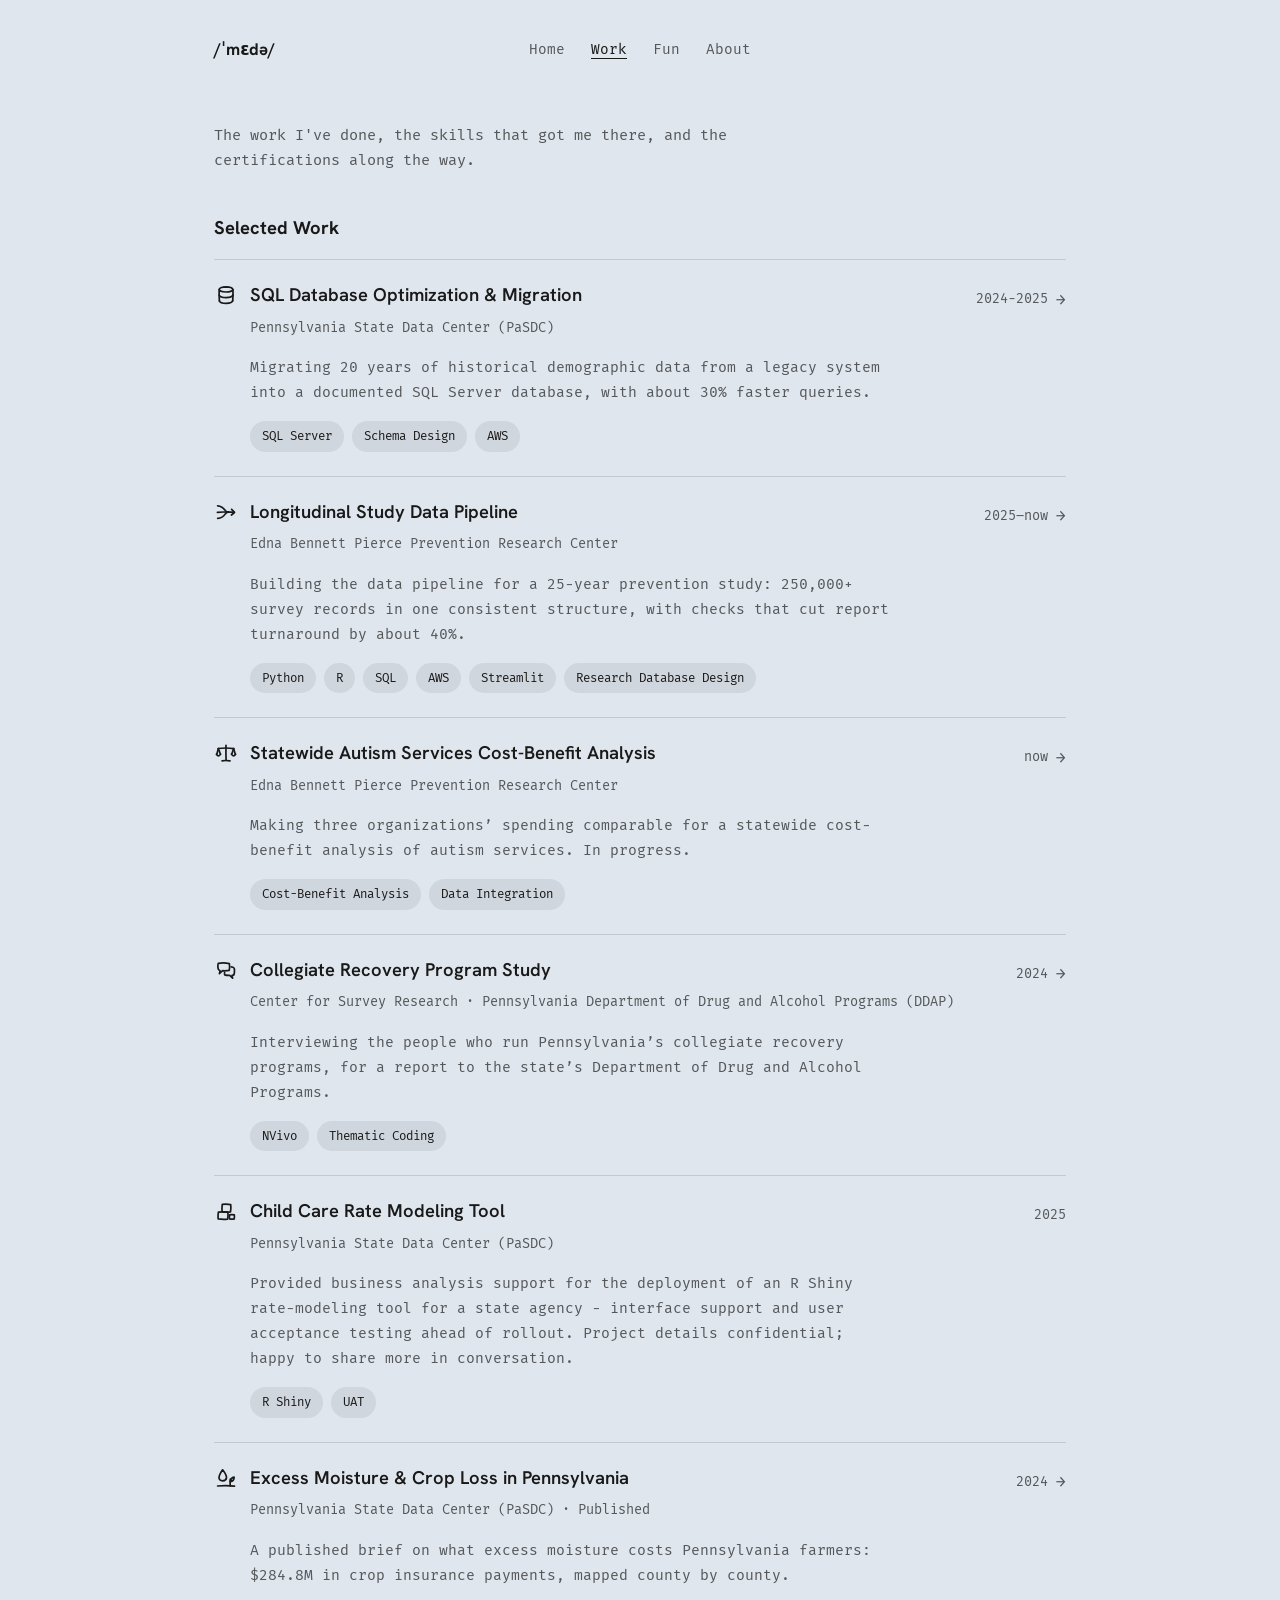
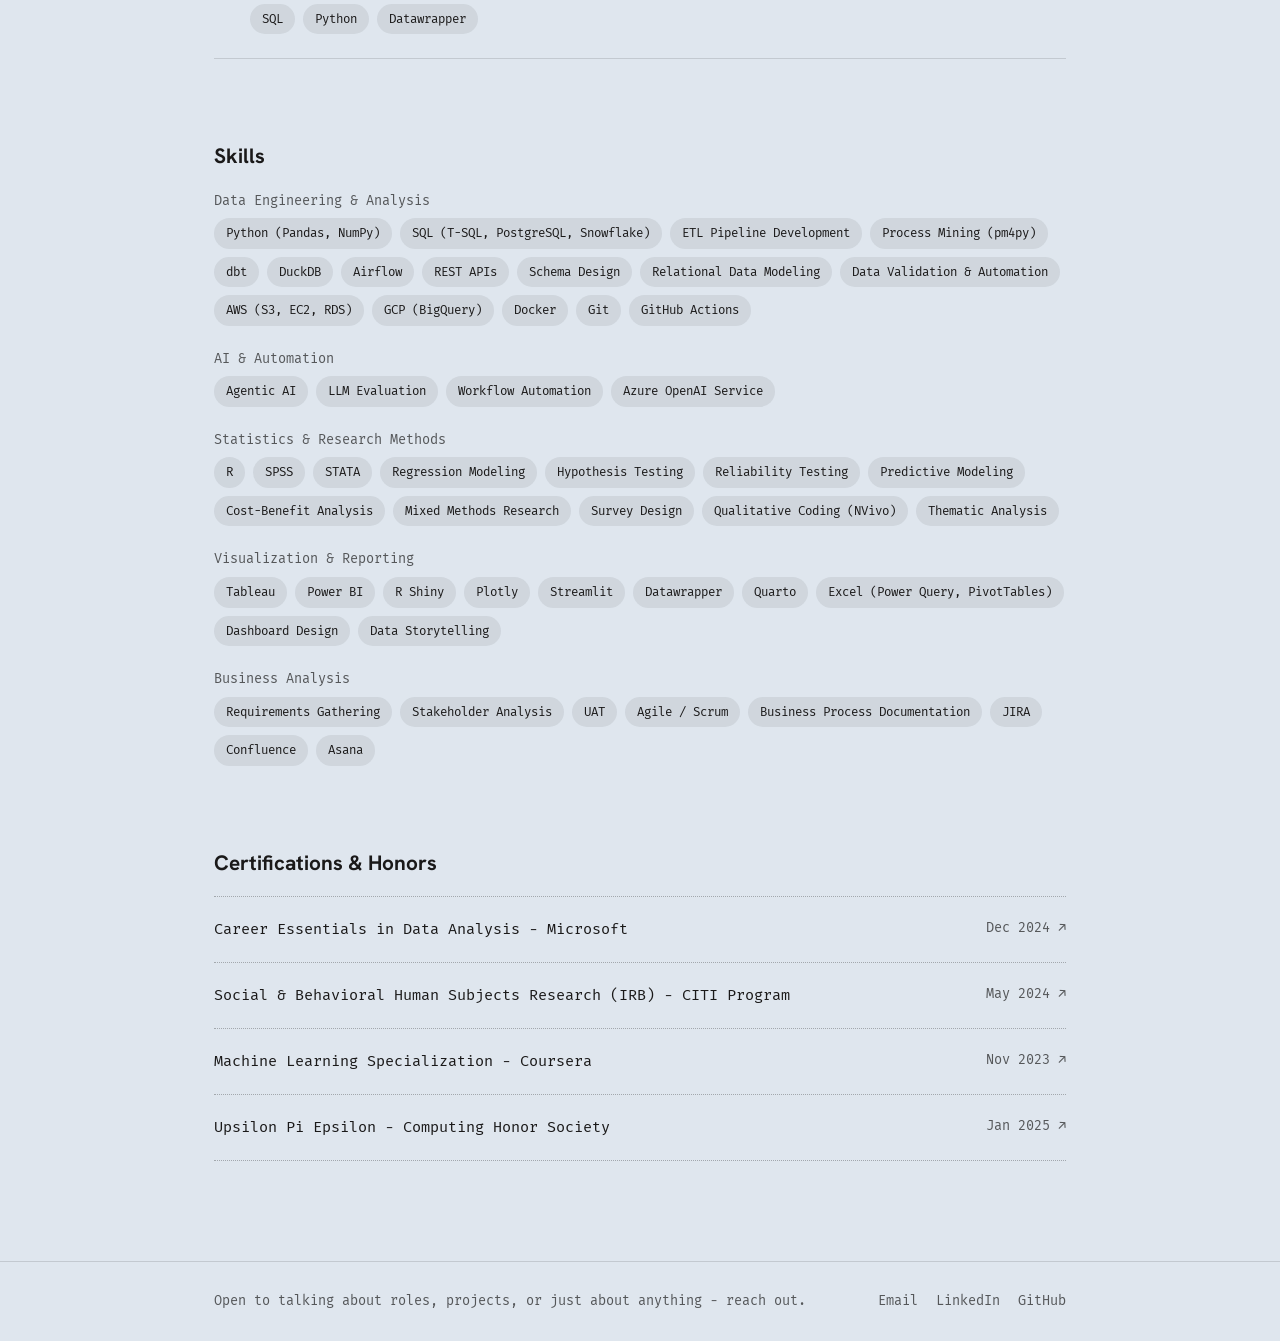
<file: work.html>
<!DOCTYPE html>
<html lang="en">
<head>
<meta charset="UTF-8">
<meta name="viewport" content="width=device-width, initial-scale=1, viewport-fit=cover">
<title>Work - Medha Devalraj</title>
<meta name="description" content="Medha Devalraj, a data analyst who builds the systems behind the numbers: SQL, Python, dbt and R, plus the research and stakeholder work that gives the numbers context.">
<meta property="og:title" content="Work - Medha Devalraj">
<meta property="og:description" content="Medha Devalraj, a data analyst who builds the systems behind the numbers: SQL, Python, dbt and R, plus the research and stakeholder work that gives the numbers context.">
<meta property="og:type" content="website">
<meta name="theme-color" content="#dfe6ee">
<link rel="stylesheet" href="style.css?v=27">
</head>
<body class="page-work">

<svg class="svg-defs" width="0" height="0" aria-hidden="true" focusable="false">
  <!-- Roughens mark edges slightly so they read as drawn by hand -->
  <filter id="hand-wobble" x="-20%" y="-20%" width="140%" height="140%" color-interpolation-filters="sRGB">
    <feTurbulence type="fractalNoise" baseFrequency="0.3" numOctaves="2" seed="7" result="noise"></feTurbulence>
    <feDisplacementMap in="SourceGraphic" in2="noise" scale="0.7"></feDisplacementMap>
  </filter>
</svg>

<nav class="site-nav" aria-label="Primary">
  <div class="wrap nav-bar">
    <a href="index.html" class="nav-logo">/ˈmɛdə/</a>
    <div class="nav-links" id="navLinks">
      <a href="index.html">Home</a>
      <a href="work.html" class="active" aria-current="page">Work</a>
      <a href="fun.html">Fun</a>
      <a href="about.html">About</a>
    </div>
    <span class="nav-end" aria-hidden="true"></span>
  </div>
</nav>

<main>
  <div class="wrap">
    <p class="section-sub">The work I've done, the skills that got me there, and the certifications along the way.</p>

    <span class="section-label" style="font-size:1.15rem;">Selected Work</span>
    <div class="item-list" style="margin-top:16px;">

      <a href="work/sql-migration.html" class="item">
        <div class="item-top">
          <span class="item-title-row"><svg class="item-mark" viewBox="0 0 24 24" fill="none" stroke="currentColor" stroke-width="1.7" stroke-linecap="round" stroke-linejoin="round" filter="url(#hand-wobble)" aria-hidden="true"><path d="M5.2 6.4Q5.6 3.9 12.1 3.8Q18.6 4 18.9 6.5Q18.4 8.9 12 9Q5.5 8.8 5.2 6.4Z"></path><path d="M5.2 6.6Q4.9 12.4 5.4 17.9"></path><path d="M18.9 6.6Q19.2 12.3 18.7 17.8"></path><path d="M5.4 17.9Q6.1 20.3 12.1 20.4Q18.1 20.2 18.7 17.8"></path><path d="M5.3 12.2Q6.2 14.5 12 14.6Q17.9 14.4 18.9 12.1"></path></svg><span class="item-title">SQL Database Optimization &amp; Migration</span></span>
          <span class="item-year item-meta">2024-2025<span class="item-arrow" aria-hidden="true">&rarr;</span><span class="sr-only" style="position:absolute;width:1px;height:1px;overflow:hidden;clip:rect(0 0 0 0);white-space:nowrap;">Opens the case study</span></span>
        </div>
        <div class="item-org">Pennsylvania State Data Center (PaSDC)</div>
        <div class="item-desc">Migrating 20 years of historical demographic data from a legacy system into a documented SQL Server database, with about 30% faster queries.</div>
        <div class="item-pills pill-row">
          <span class="pill">SQL Server</span><span class="pill">Schema Design</span><span class="pill">AWS</span>
        </div>
      </a>

      <a href="work/asert.html" class="item">
        <div class="item-top">
          <span class="item-title-row"><svg class="item-mark" viewBox="0 0 24 24" fill="none" stroke="currentColor" stroke-width="1.7" stroke-linecap="round" stroke-linejoin="round" filter="url(#hand-wobble)" aria-hidden="true"><path d="M3.6 5.8Q8.4 6.1 11.2 10.4Q12.6 12.3 14.6 12.2"></path><path d="M3.4 12.3Q9 11.8 14.6 12.2"></path><path d="M3.7 18.4Q8.6 18 11.3 13.9Q12.5 12.2 14.6 12.2"></path><path d="M14.6 12.2Q17.5 12 20.4 12.3"></path><path d="M17.6 9.4Q19.2 10.9 20.4 12.3Q19.1 13.7 17.4 15"></path></svg><span class="item-title">Longitudinal Study Data Pipeline</span></span>
          <span class="item-year item-meta">2025&ndash;now<span class="item-arrow" aria-hidden="true">&rarr;</span><span class="sr-only" style="position:absolute;width:1px;height:1px;overflow:hidden;clip:rect(0 0 0 0);white-space:nowrap;">Opens the case study</span></span>
        </div>
        <div class="item-org">Edna Bennett Pierce Prevention Research Center</div>
        <div class="item-desc">Building the data pipeline for a 25-year prevention study: 250,000+ survey records in one consistent structure, with checks that cut report turnaround by about 40%.</div>
        <div class="item-pills pill-row">
          <span class="pill">Python</span><span class="pill">R</span><span class="pill">SQL</span><span class="pill">AWS</span><span class="pill">Streamlit</span><span class="pill">Research Database Design</span>
        </div>
      </a>

      <a href="work/cost-benefit.html" class="item">
        <div class="item-top">
          <span class="item-title-row"><svg class="item-mark" viewBox="0 0 24 24" fill="none" stroke="currentColor" stroke-width="1.7" stroke-linecap="round" stroke-linejoin="round" filter="url(#hand-wobble)" aria-hidden="true"><path d="M4.2 7.5Q12 6.5 19.8 7.6"></path><path d="M12 4.3Q11.8 12 12.1 19.3"></path><path d="M8.1 19.8Q12 19.2 16 19.9"></path><path d="M4.4 7.6Q3.6 10.4 2.8 13.2"></path><path d="M4.4 7.6Q5.4 10.3 6.3 13.1"></path><path d="M2.4 13.2Q4.5 16.6 6.7 13.1"></path><path d="M19.6 7.7Q18.7 10.4 17.8 13.1"></path><path d="M19.6 7.7Q20.5 10.4 21.3 13.2"></path><path d="M17.4 13.1Q19.4 16.5 21.6 13.2"></path></svg><span class="item-title">Statewide Autism Services Cost-Benefit Analysis</span></span>
          <span class="item-year item-meta">now<span class="item-arrow" aria-hidden="true">&rarr;</span><span class="sr-only" style="position:absolute;width:1px;height:1px;overflow:hidden;clip:rect(0 0 0 0);white-space:nowrap;">Opens the case study</span></span>
        </div>
        <div class="item-org">Edna Bennett Pierce Prevention Research Center</div>
        <div class="item-desc">Making three organizations&rsquo; spending comparable for a statewide cost-benefit analysis of autism services. In progress.</div>
        <div class="item-pills pill-row">
          <span class="pill">Cost-Benefit Analysis</span><span class="pill">Data Integration</span>
        </div>
      </a>

      <a href="work/collegiate-recovery.html" class="item">
        <div class="item-top">
          <span class="item-title-row"><svg class="item-mark" viewBox="0 0 24 24" fill="none" stroke="currentColor" stroke-width="1.7" stroke-linecap="round" stroke-linejoin="round" filter="url(#hand-wobble)" aria-hidden="true"><path d="M4.3 5.3Q10.2 4.5 15.3 5.6Q16 9.2 15.1 12.4Q11.8 13 8.6 12.7L5.4 15.6Q6 13.8 5.9 12.5Q4.1 12.1 3.9 9Q3.8 6.6 4.3 5.3Z"></path><path d="M17.3 8.9Q19.8 9.1 20.3 10.6Q20.8 14.3 19.9 16.9Q19 17.3 18.1 17.3L18.6 20.1L15.7 17.4Q12.6 17.6 10.7 16.9Q10.4 15.7 10.6 14.6"></path></svg><span class="item-title">Collegiate Recovery Program Study</span></span>
          <span class="item-year item-meta">2024<span class="item-arrow" aria-hidden="true">&rarr;</span><span class="sr-only" style="position:absolute;width:1px;height:1px;overflow:hidden;clip:rect(0 0 0 0);white-space:nowrap;">Opens the case study</span></span>
        </div>
        <div class="item-org">Center for Survey Research &middot; Pennsylvania Department of Drug and Alcohol Programs (DDAP)</div>
        <div class="item-desc">Interviewing the people who run Pennsylvania&rsquo;s collegiate recovery programs, for a report to the state&rsquo;s Department of Drug and Alcohol Programs.</div>
        <div class="item-pills pill-row">
          <span class="pill">NVivo</span><span class="pill">Thematic Coding</span>
        </div>
      </a>

      <div class="item" style="cursor:default;">
        <div class="item-top">
          <span class="item-title-row"><svg class="item-mark" viewBox="0 0 24 24" fill="none" stroke="currentColor" stroke-width="1.7" stroke-linecap="round" stroke-linejoin="round" filter="url(#hand-wobble)" aria-hidden="true"><path d="M4.4 13.1Q9 12.5 13.8 13.2Q14.3 16.6 13.6 20.1Q9 20.6 4.2 19.9Q3.8 16.5 4.4 13.1Z"></path><path d="M8.3 5.4Q12.5 4.9 16.7 5.6Q17.2 9.1 16.5 12.9Q12.4 13.3 8.1 12.8Q7.7 9.1 8.3 5.4Z"></path><path d="M15.6 15.8Q18 15.4 20.3 15.9Q20.6 18 20.2 20Q17.9 20.4 15.5 20Q15.2 17.9 15.6 15.8Z"></path></svg><span class="item-title">Child Care Rate Modeling Tool</span></span>
          <span class="item-year">2025</span>
        </div>
        <div class="item-org">Pennsylvania State Data Center (PaSDC)</div>
        <div class="item-desc">Provided business analysis support for the deployment of an R Shiny rate-modeling tool for a state agency - interface support and user acceptance testing ahead of rollout. Project details confidential; happy to share more in conversation.</div>
        <div class="item-pills pill-row">
          <span class="pill">R Shiny</span><span class="pill">UAT</span>
        </div>
      </div>

      <a href="work/crop-loss.html" class="item">
        <div class="item-top">
          <span class="item-title-row"><svg class="item-mark" viewBox="0 0 24 24" fill="none" stroke="currentColor" stroke-width="1.7" stroke-linecap="round" stroke-linejoin="round" filter="url(#hand-wobble)" aria-hidden="true"><path d="M8.6 3.8Q12.6 9 12.5 11.6Q12.3 14.6 8.7 14.8Q5.1 14.6 5 11.7Q5.1 8.9 8.6 3.8Z"></path><path d="M3.6 20Q12 19.2 20.5 20.1"></path><path d="M16.2 19.8Q15.9 16.4 16.3 13.2"></path><path d="M16.3 15.6Q16.7 11.8 20.1 11.2Q20.3 15 16.3 15.6Z"></path></svg><span class="item-title">Excess Moisture &amp; Crop Loss in Pennsylvania</span></span>
          <span class="item-year item-meta">2024<span class="item-arrow" aria-hidden="true">&rarr;</span><span class="sr-only" style="position:absolute;width:1px;height:1px;overflow:hidden;clip:rect(0 0 0 0);white-space:nowrap;">Opens the case study</span></span>
        </div>
        <div class="item-org">Pennsylvania State Data Center (PaSDC) &middot; Published</div>
        <div class="item-desc">A published brief on what excess moisture costs Pennsylvania farmers: $284.8M in crop insurance payments, mapped county by county.</div>
        <div class="item-pills pill-row">
          <span class="pill">SQL</span><span class="pill">Python</span><span class="pill">Datawrapper</span>
        </div>
      </a>

    </div>

    <section style="margin-top:80px;">
      <span class="section-label" style="font-size:1.3rem;">Skills</span>

      <p style="font-size:0.85rem; color:var(--ink-soft); margin:16px 0 6px;">Data Engineering &amp; Analysis</p>
      <div class="pill-row">
        <span class="pill">Python (Pandas, NumPy)</span><span class="pill">SQL (T-SQL, PostgreSQL, Snowflake)</span>
        <span class="pill">ETL Pipeline Development</span><span class="pill">Process Mining (pm4py)</span><span class="pill">dbt</span><span class="pill">DuckDB</span><span class="pill">Airflow</span><span class="pill">REST APIs</span>
        <span class="pill">Schema Design</span><span class="pill">Relational Data Modeling</span>
        <span class="pill">Data Validation &amp; Automation</span><span class="pill">AWS (S3, EC2, RDS)</span>
        <span class="pill">GCP (BigQuery)</span><span class="pill">Docker</span><span class="pill">Git</span><span class="pill">GitHub Actions</span>
      </div>

      <p style="font-size:0.85rem; color:var(--ink-soft); margin:22px 0 6px;">AI &amp; Automation</p>
      <div class="pill-row">
        <span class="pill">Agentic AI</span><span class="pill">LLM Evaluation</span><span class="pill">Workflow Automation</span>
        <span class="pill">Azure OpenAI Service</span>
      </div>

      <p style="font-size:0.85rem; color:var(--ink-soft); margin:22px 0 6px;">Statistics &amp; Research Methods</p>
      <div class="pill-row">
        <span class="pill">R</span><span class="pill">SPSS</span><span class="pill">STATA</span>
        <span class="pill">Regression Modeling</span><span class="pill">Hypothesis Testing</span><span class="pill">Reliability Testing</span>
        <span class="pill">Predictive Modeling</span><span class="pill">Cost-Benefit Analysis</span>
        <span class="pill">Mixed Methods Research</span><span class="pill">Survey Design</span>
        <span class="pill">Qualitative Coding (NVivo)</span><span class="pill">Thematic Analysis</span>
      </div>

      <p style="font-size:0.85rem; color:var(--ink-soft); margin:22px 0 6px;">Visualization &amp; Reporting</p>
      <div class="pill-row">
        <span class="pill">Tableau</span><span class="pill">Power BI</span><span class="pill">R Shiny</span>
        <span class="pill">Plotly</span><span class="pill">Streamlit</span><span class="pill">Datawrapper</span><span class="pill">Quarto</span>
        <span class="pill">Excel (Power Query, PivotTables)</span><span class="pill">Dashboard Design</span><span class="pill">Data Storytelling</span>
      </div>

      <p style="font-size:0.85rem; color:var(--ink-soft); margin:22px 0 6px;">Business Analysis</p>
      <div class="pill-row">
        <span class="pill">Requirements Gathering</span><span class="pill">Stakeholder Analysis</span>
        <span class="pill">UAT</span><span class="pill">Agile / Scrum</span><span class="pill">Business Process Documentation</span>
        <span class="pill">JIRA</span><span class="pill">Confluence</span><span class="pill">Asana</span>
      </div>
    </section>

    <section style="margin-top:80px;">
      <span class="section-label" style="font-size:1.3rem;">Certifications &amp; Honors</span>
      <div class="contact-list" style="margin-top:16px;">
        <a href="https://www.linkedin.com/learning/certificates/855595a8a06e6cfdd8337d499447eb864a2f8eaf1c86fd6c348f5ba644df7f65" target="_blank" rel="noopener noreferrer" class="contact-row">
          <span class="c-label">Career Essentials in Data Analysis - Microsoft</span>
          <span class="c-value">Dec 2024 &#8599;</span>
        </a>
        <a href="https://www.citiprogram.org/verify/?waef4760e-5f58-43b1-b25a-d1dbd56b7c3b-62886309" target="_blank" rel="noopener noreferrer" class="contact-row">
          <span class="c-label">Social &amp; Behavioral Human Subjects Research (IRB) - CITI Program</span>
          <span class="c-value">May 2024 &#8599;</span>
        </a>
        <a href="https://coursera.org/share/a254b135e126bffef002413dab979767" target="_blank" rel="noopener noreferrer" class="contact-row">
          <span class="c-label">Machine Learning Specialization - Coursera</span>
          <span class="c-value">Nov 2023 &#8599;</span>
        </a>
        <a href="https://harrisburg.psu.edu/story/49326/2025/01/15/students-faculty-member-inducted-computing-and-information-honor-society" target="_blank" rel="noopener noreferrer" class="contact-row">
          <span class="c-label">Upsilon Pi Epsilon - Computing Honor Society</span>
          <span class="c-value">Jan 2025 &#8599;</span>
        </a>
      </div>
    </section>

  </div>
</main>

<footer>
  <div class="wrap">
    <span class="footer-note">Open to talking about roles, projects, or just about anything - reach out.</span>
    <div class="footer-links">
      <a href="mailto:medhasharma.dev@gmail.com">Email</a>
      <a href="https://linkedin.com/in/medhasharma-dev" target="_blank">LinkedIn</a>
      <a href="https://github.com/MedhaDev" target="_blank">GitHub</a>
    </div>
  </div>
</footer>

<span class="cursor-tooltip" id="cursorTooltip">
  <span class="cursor-tooltip-label">View overview</span>
</span>

<script>
const tooltip = document.getElementById('cursorTooltip');
document.querySelectorAll('a.item').forEach(link => {
  link.addEventListener('mouseenter', () => tooltip.classList.add('visible'));
  link.addEventListener('mouseleave', () => tooltip.classList.remove('visible'));
  link.addEventListener('mousemove', (e) => {
    tooltip.style.left = e.clientX + 'px';
    tooltip.style.top = e.clientY + 'px';
  });
});
</script>


<nav class="mobile-menu" aria-label="Site menu">
  <div class="mobile-menu-panel" id="mobileMenu" hidden>
      <a href="index.html">Home</a>
      <a href="work.html" class="active" aria-current="page">Work</a>
      <a href="fun.html">Fun</a>
      <a href="about.html">About</a>
  </div>
  <button type="button" class="mobile-menu-btn" aria-expanded="false" aria-controls="mobileMenu">
    <svg class="mm-open" viewBox="0 0 24 24" width="16" height="16" fill="none" stroke="currentColor" stroke-width="2.4" stroke-linecap="round"><line x1="4" y1="7" x2="20" y2="7"/><line x1="4" y1="12" x2="20" y2="12"/><line x1="4" y1="17" x2="20" y2="17"/></svg>
    <svg class="mm-close" viewBox="0 0 24 24" width="16" height="16" fill="none" stroke="currentColor" stroke-width="2.4" stroke-linecap="round"><line x1="6" y1="6" x2="18" y2="18"/><line x1="18" y1="6" x2="6" y2="18"/></svg>
    Menu
  </button>
</nav>

<script src="nav.js?v=20" defer></script>
</body>
</html>
</file>
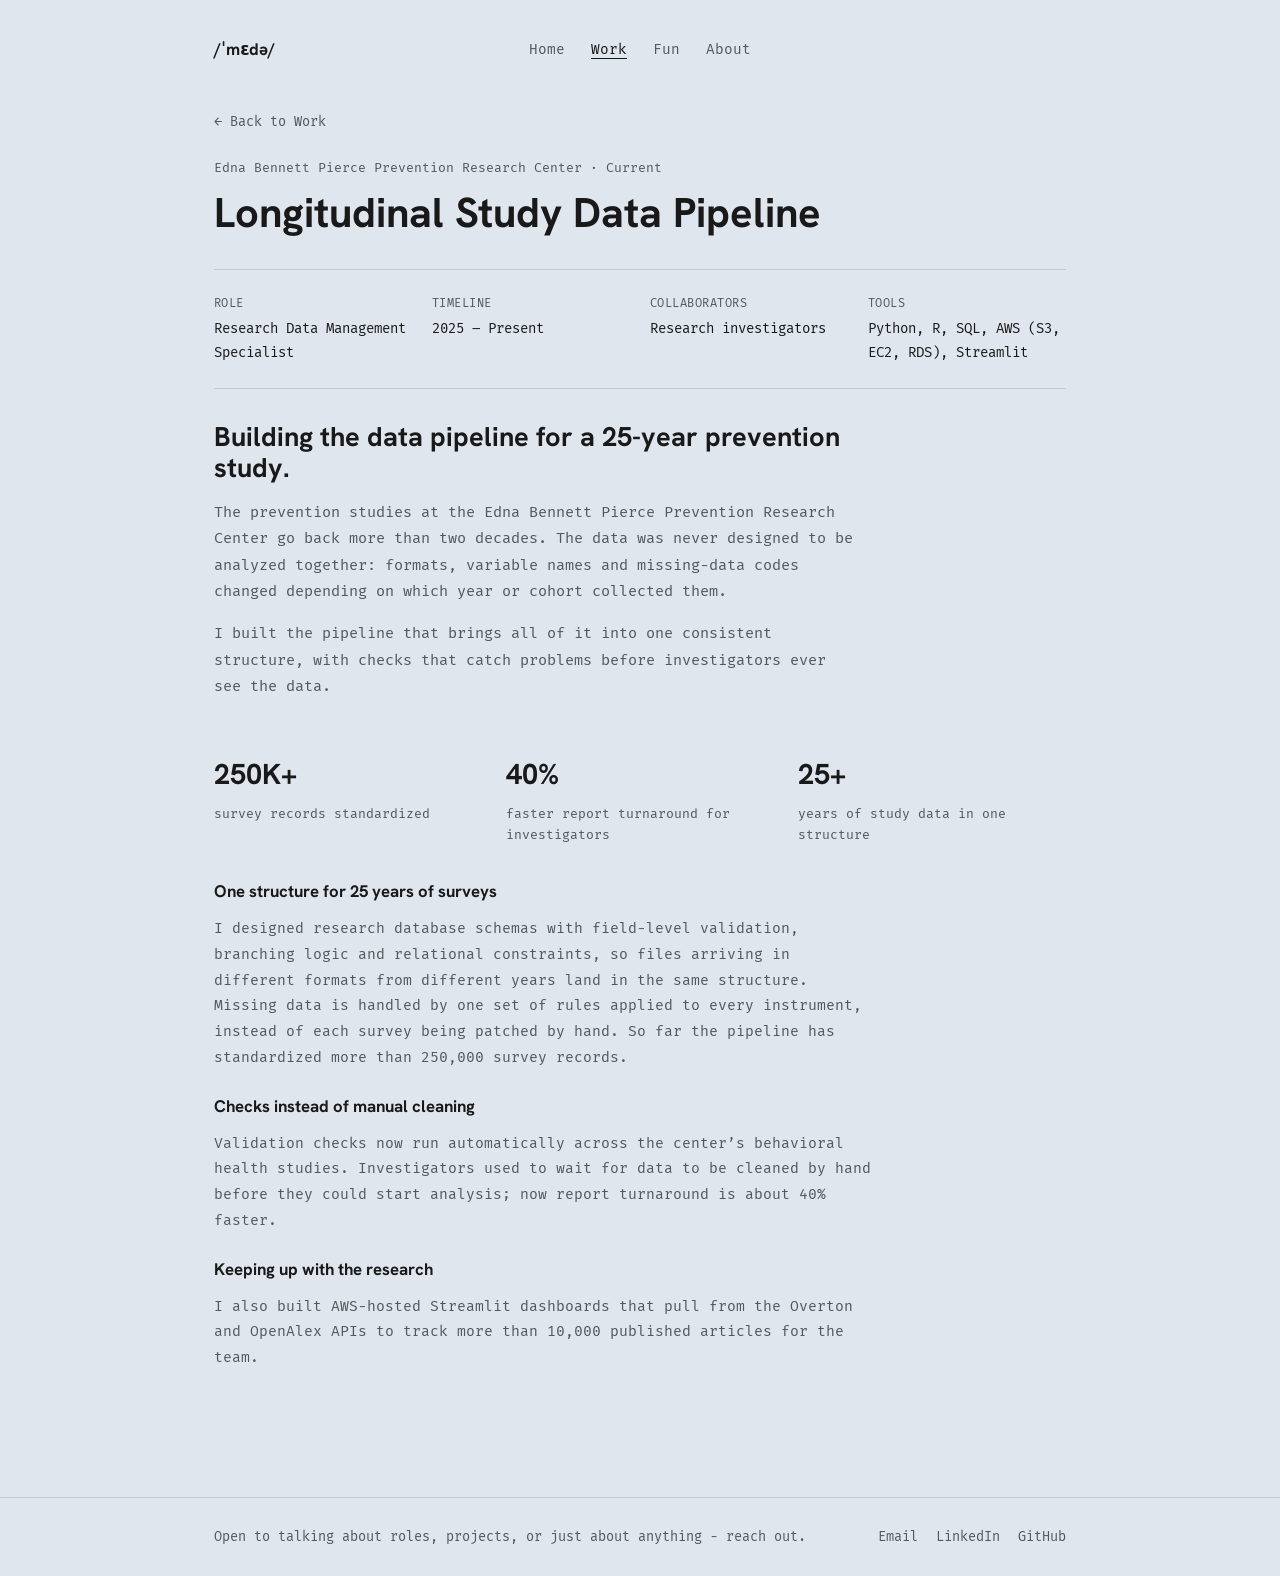
<file: work/asert.html>
<!DOCTYPE html>
<html lang="en">
<head>
<meta charset="UTF-8">
<meta name="viewport" content="width=device-width, initial-scale=1, viewport-fit=cover">
<title>Longitudinal Study Data Pipeline - Medha Devalraj</title>
<meta name="theme-color" content="#dfe6ee">
<link rel="stylesheet" href="../style.css?v=27">
</head>
<body class="page-work">

<nav class="site-nav" aria-label="Primary">
  <div class="wrap nav-bar">
    <a href="../index.html" class="nav-logo">/ˈmɛdə/</a>
    <div class="nav-links" id="navLinks">
      <a href="../index.html">Home</a>
      <a href="../work.html" class="active" aria-current="page">Work</a>
      <a href="../fun.html">Fun</a>
      <a href="../about.html">About</a>
    </div>
    <span class="nav-end" aria-hidden="true"></span>
  </div>
</nav>

<main>
<div class="wrap">

  <a href="../work.html" class="cs-back">&larr; Back to Work</a>
  <span class="cs-tag">Edna Bennett Pierce Prevention Research Center &middot; Current</span>
  <h1 class="cs-title">Longitudinal Study Data Pipeline</h1>

  <div class="cs-meta">
      <div><span class="cs-meta-label">Role</span><div class="cs-meta-value">Research Data Management Specialist</div></div>
      <div><span class="cs-meta-label">Timeline</span><div class="cs-meta-value">2025 &ndash; Present</div></div>
      <div><span class="cs-meta-label">Collaborators</span><div class="cs-meta-value">Research investigators</div></div>
      <div><span class="cs-meta-label">Tools</span><div class="cs-meta-value">Python, R, SQL, AWS (S3, EC2, RDS), Streamlit</div></div>
  </div>

  <div class="cs-overview">
    <h2>Building the data pipeline for a 25-year prevention study.</h2>
    <p>The prevention studies at the Edna Bennett Pierce Prevention Research Center go back more than two decades. The data was never designed to be analyzed together: formats, variable names and missing-data codes changed depending on which year or cohort collected them.</p>
    <p>I built the pipeline that brings all of it into one consistent structure, with checks that catch problems before investigators ever see the data.</p>
  </div>

  <div class="cs-stats">
      <div><span class="cs-stat-num">250K+</span><div class="cs-stat-label">survey records standardized</div></div>
      <div><span class="cs-stat-num">40%</span><div class="cs-stat-label">faster report turnaround for investigators</div></div>
      <div><span class="cs-stat-num">25+</span><div class="cs-stat-label">years of study data in one structure</div></div>
  </div>

  <div class="cs-journey">
    <div class="cs-journey-block">
      <h3>One structure for 25 years of surveys</h3>
      <!-- IMAGE: pipeline diagram: survey sources by year and cohort &rarr; validation &rarr; standardized database &rarr; reports -->
      <p>I designed research database schemas with field-level validation, branching logic and relational constraints, so files arriving in different formats from different years land in the same structure. Missing data is handled by one set of rules applied to every instrument, instead of each survey being patched by hand. So far the pipeline has standardized more than 250,000 survey records.</p>
    </div>
    <div class="cs-journey-block">
      <h3>Checks instead of manual cleaning</h3>
      <p>Validation checks now run automatically across the center&rsquo;s behavioral health studies. Investigators used to wait for data to be cleaned by hand before they could start analysis; now report turnaround is about 40% faster.<!-- TODO: add the before and after, e.g. "from about X days to Y days". --></p>
    </div>
    <div class="cs-journey-block">
      <h3>Keeping up with the research</h3>
      <!-- IMAGE: screenshot of the literature dashboard (with sample data if needed) -->
      <p>I also built AWS-hosted Streamlit dashboards that pull from the Overton and OpenAlex APIs to track more than 10,000 published articles for the team.<!-- TODO: one sentence on what the team uses this for. --></p>
    </div>
  </div>

</div>
</main>

<footer>
  <div class="wrap">
    <span class="footer-note">Open to talking about roles, projects, or just about anything - reach out.</span>
    <div class="footer-links">
      <a href="mailto:medhasharma.dev@gmail.com">Email</a>
      <a href="https://linkedin.com/in/medhasharma-dev" target="_blank">LinkedIn</a>
      <a href="https://github.com/MedhaDev" target="_blank">GitHub</a>
    </div>
  </div>
</footer>


<nav class="mobile-menu" aria-label="Site menu">
  <div class="mobile-menu-panel" id="mobileMenu" hidden>
      <a href="../index.html">Home</a>
      <a href="../work.html" class="active" aria-current="page">Work</a>
      <a href="../fun.html">Fun</a>
      <a href="../about.html">About</a>
  </div>
  <button type="button" class="mobile-menu-btn" aria-expanded="false" aria-controls="mobileMenu">
    <svg class="mm-open" viewBox="0 0 24 24" width="16" height="16" fill="none" stroke="currentColor" stroke-width="2.4" stroke-linecap="round"><line x1="4" y1="7" x2="20" y2="7"/><line x1="4" y1="12" x2="20" y2="12"/><line x1="4" y1="17" x2="20" y2="17"/></svg>
    <svg class="mm-close" viewBox="0 0 24 24" width="16" height="16" fill="none" stroke="currentColor" stroke-width="2.4" stroke-linecap="round"><line x1="6" y1="6" x2="18" y2="18"/><line x1="18" y1="6" x2="6" y2="18"/></svg>
    Menu
  </button>
</nav>

<script src="../nav.js?v=20" defer></script>
</body>
</html>
</file>
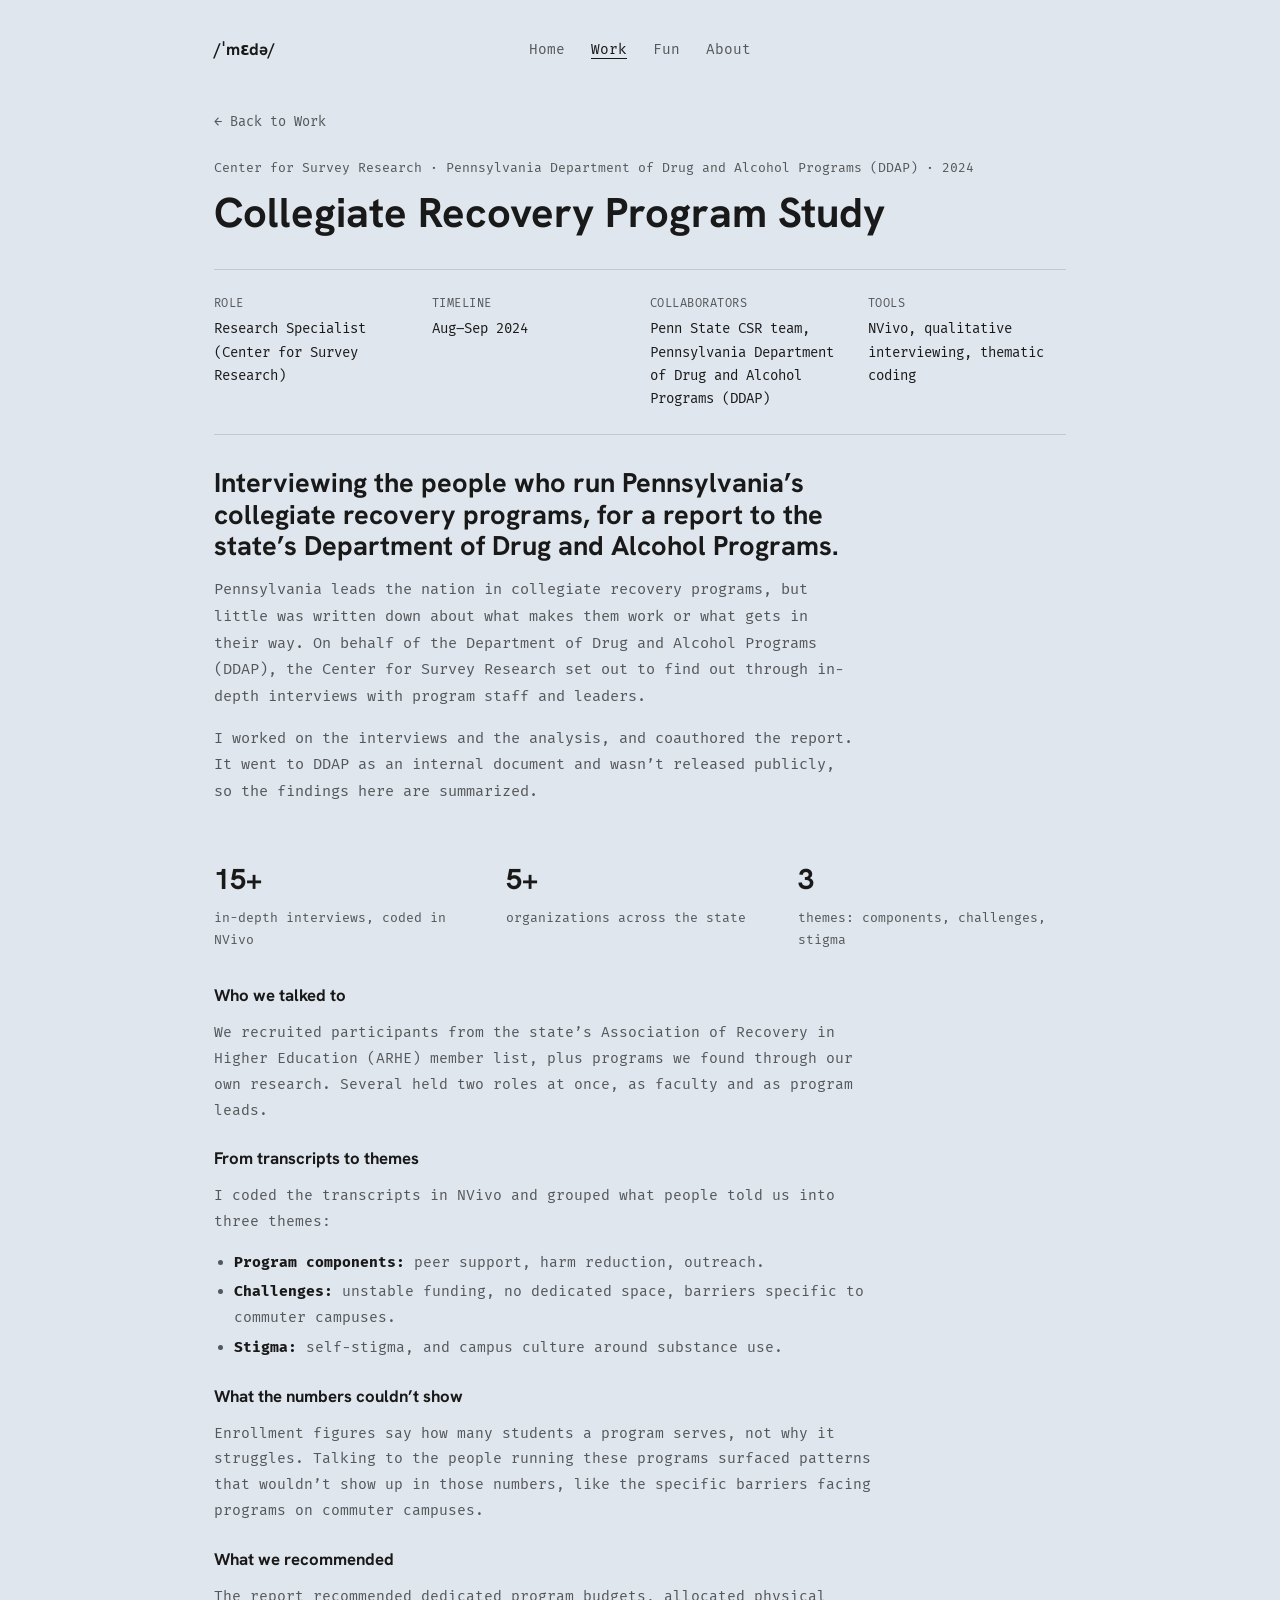
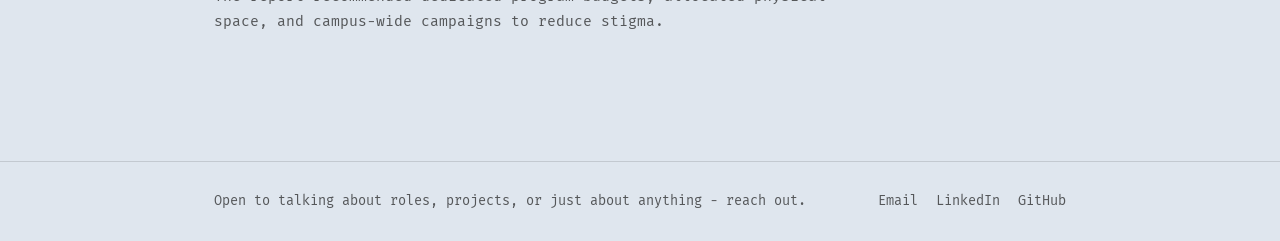
<file: work/collegiate-recovery.html>
<!DOCTYPE html>
<html lang="en">
<head>
<meta charset="UTF-8">
<meta name="viewport" content="width=device-width, initial-scale=1, viewport-fit=cover">
<title>Collegiate Recovery Program Study - Medha Devalraj</title>
<meta name="theme-color" content="#dfe6ee">
<link rel="stylesheet" href="../style.css?v=27">
</head>
<body class="page-work">

<nav class="site-nav" aria-label="Primary">
  <div class="wrap nav-bar">
    <a href="../index.html" class="nav-logo">/ˈmɛdə/</a>
    <div class="nav-links" id="navLinks">
      <a href="../index.html">Home</a>
      <a href="../work.html" class="active" aria-current="page">Work</a>
      <a href="../fun.html">Fun</a>
      <a href="../about.html">About</a>
    </div>
    <span class="nav-end" aria-hidden="true"></span>
  </div>
</nav>

<main>
<div class="wrap">

  <a href="../work.html" class="cs-back">&larr; Back to Work</a>
  <span class="cs-tag">Center for Survey Research &middot; Pennsylvania Department of Drug and Alcohol Programs (DDAP) &middot; 2024</span>
  <h1 class="cs-title">Collegiate Recovery Program Study</h1>

  <div class="cs-meta">
      <div><span class="cs-meta-label">Role</span><div class="cs-meta-value">Research Specialist (Center for Survey Research)</div></div>
      <div><span class="cs-meta-label">Timeline</span><div class="cs-meta-value">Aug&ndash;Sep 2024</div></div>
      <div><span class="cs-meta-label">Collaborators</span><div class="cs-meta-value">Penn State CSR team, Pennsylvania Department of Drug and Alcohol Programs (DDAP)</div></div>
      <div><span class="cs-meta-label">Tools</span><div class="cs-meta-value">NVivo, qualitative interviewing, thematic coding</div></div>
  </div>

  <div class="cs-overview">
    <h2>Interviewing the people who run Pennsylvania&rsquo;s collegiate recovery programs, for a report to the state&rsquo;s Department of Drug and Alcohol Programs.</h2>
    <p>Pennsylvania leads the nation in collegiate recovery programs, but little was written down about what makes them work or what gets in their way. On behalf of the Department of Drug and Alcohol Programs (DDAP), the Center for Survey Research set out to find out through in-depth interviews with program staff and leaders.</p>
    <p>I worked on the interviews and the analysis, and coauthored the report. It went to DDAP as an internal document and wasn&rsquo;t released publicly, so the findings here are summarized.</p>
  </div>

  <div class="cs-stats">
      <div><span class="cs-stat-num">15+</span><div class="cs-stat-label">in-depth interviews, coded in NVivo</div></div>
      <div><span class="cs-stat-num">5+</span><div class="cs-stat-label">organizations across the state</div></div>
      <div><span class="cs-stat-num">3</span><div class="cs-stat-label">themes: components, challenges, stigma</div></div>
  </div>

  <div class="cs-journey">
    <div class="cs-journey-block">
      <h3>Who we talked to</h3>
      <p>We recruited participants from the state&rsquo;s Association of Recovery in Higher Education (ARHE) member list, plus programs we found through our own research. Several held two roles at once, as faculty and as program leads.</p>
    </div>
    <div class="cs-journey-block">
      <h3>From transcripts to themes</h3>
      <!-- IMAGE: theme map: the three themes with their sub-themes branching out -->
      <p>I coded the transcripts in NVivo and grouped what people told us into three themes:</p>
      <ul>
        <li><strong>Program components:</strong> peer support, harm reduction, outreach.</li>
        <li><strong>Challenges:</strong> unstable funding, no dedicated space, barriers specific to commuter campuses.</li>
        <li><strong>Stigma:</strong> self-stigma, and campus culture around substance use.</li>
      </ul>
    </div>
    <div class="cs-journey-block">
      <h3>What the numbers couldn&rsquo;t show</h3>
      <p>Enrollment figures say how many students a program serves, not why it struggles. Talking to the people running these programs surfaced patterns that wouldn&rsquo;t show up in those numbers, like the specific barriers facing programs on commuter campuses.</p>
    </div>
    <div class="cs-journey-block">
      <h3>What we recommended</h3>
      <p>The report recommended dedicated program budgets, allocated physical space, and campus-wide campaigns to reduce stigma.</p>
    </div>
  </div>

</div>
</main>

<footer>
  <div class="wrap">
    <span class="footer-note">Open to talking about roles, projects, or just about anything - reach out.</span>
    <div class="footer-links">
      <a href="mailto:medhasharma.dev@gmail.com">Email</a>
      <a href="https://linkedin.com/in/medhasharma-dev" target="_blank">LinkedIn</a>
      <a href="https://github.com/MedhaDev" target="_blank">GitHub</a>
    </div>
  </div>
</footer>


<nav class="mobile-menu" aria-label="Site menu">
  <div class="mobile-menu-panel" id="mobileMenu" hidden>
      <a href="../index.html">Home</a>
      <a href="../work.html" class="active" aria-current="page">Work</a>
      <a href="../fun.html">Fun</a>
      <a href="../about.html">About</a>
  </div>
  <button type="button" class="mobile-menu-btn" aria-expanded="false" aria-controls="mobileMenu">
    <svg class="mm-open" viewBox="0 0 24 24" width="16" height="16" fill="none" stroke="currentColor" stroke-width="2.4" stroke-linecap="round"><line x1="4" y1="7" x2="20" y2="7"/><line x1="4" y1="12" x2="20" y2="12"/><line x1="4" y1="17" x2="20" y2="17"/></svg>
    <svg class="mm-close" viewBox="0 0 24 24" width="16" height="16" fill="none" stroke="currentColor" stroke-width="2.4" stroke-linecap="round"><line x1="6" y1="6" x2="18" y2="18"/><line x1="18" y1="6" x2="6" y2="18"/></svg>
    Menu
  </button>
</nav>

<script src="../nav.js?v=20" defer></script>
</body>
</html>
</file>
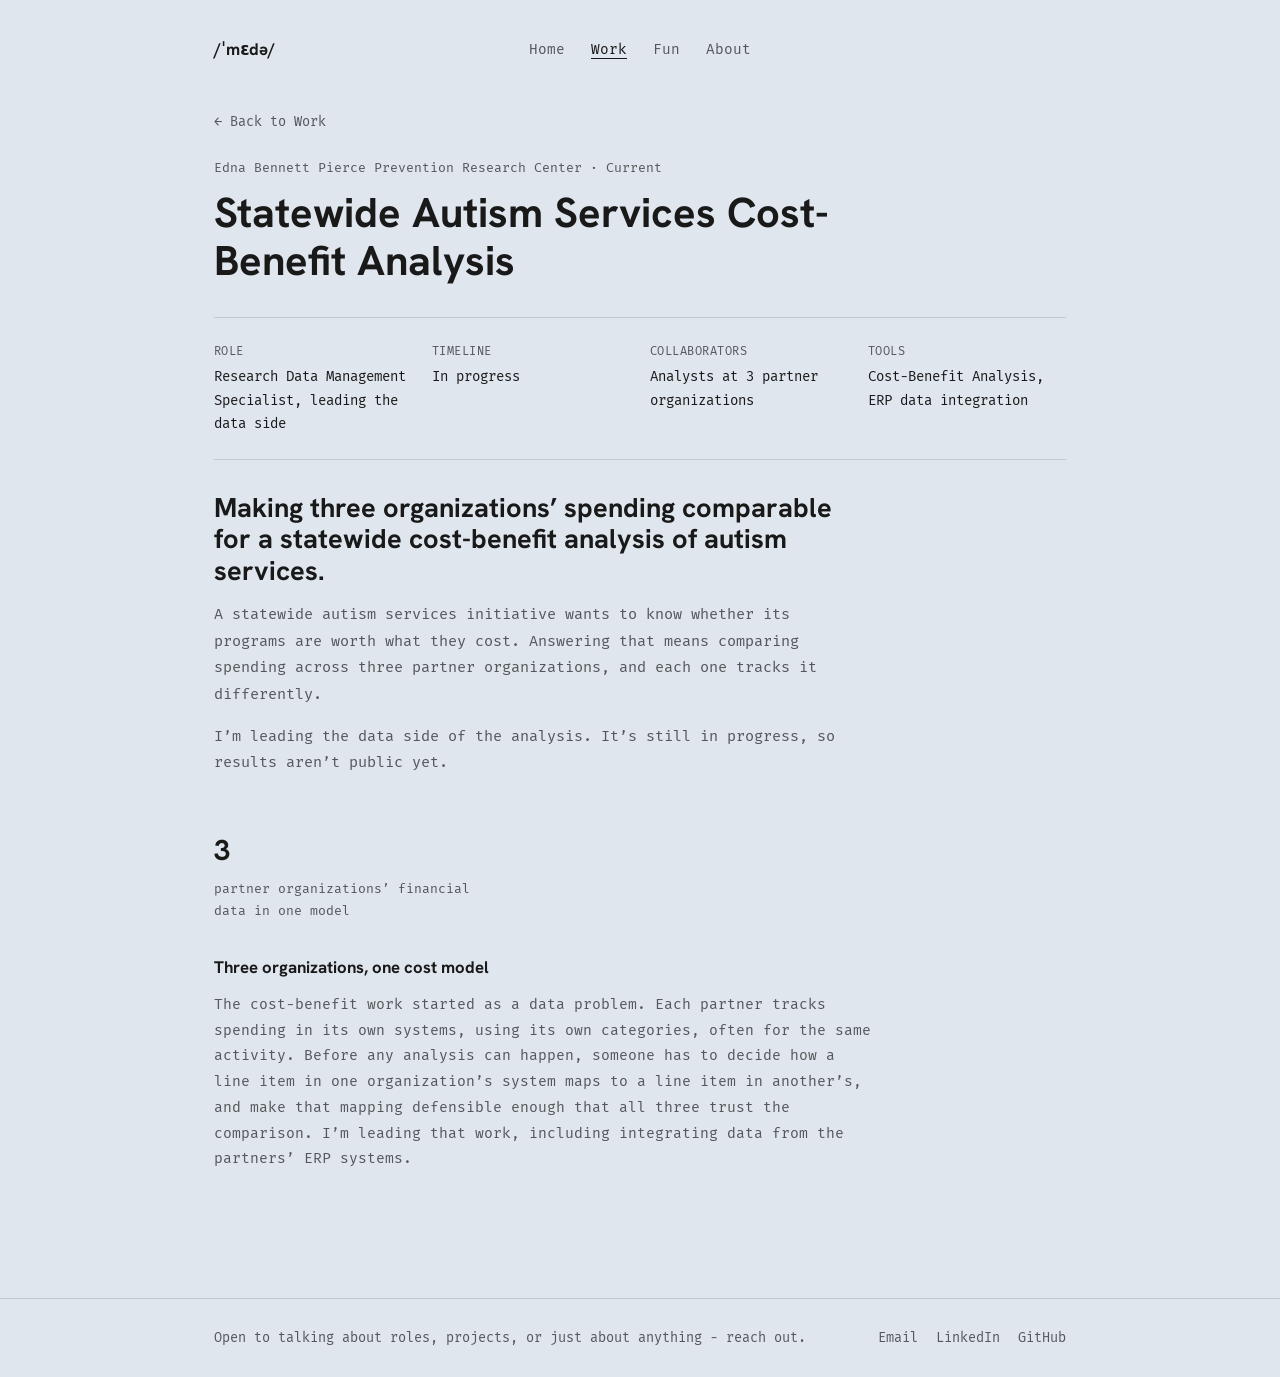
<file: work/cost-benefit.html>
<!DOCTYPE html>
<html lang="en">
<head>
<meta charset="UTF-8">
<meta name="viewport" content="width=device-width, initial-scale=1, viewport-fit=cover">
<title>Statewide Autism Services Cost-Benefit Analysis - Medha Devalraj</title>
<meta name="theme-color" content="#dfe6ee">
<link rel="stylesheet" href="../style.css?v=27">
</head>
<body class="page-work">

<nav class="site-nav" aria-label="Primary">
  <div class="wrap nav-bar">
    <a href="../index.html" class="nav-logo">/ˈmɛdə/</a>
    <div class="nav-links" id="navLinks">
      <a href="../index.html">Home</a>
      <a href="../work.html" class="active" aria-current="page">Work</a>
      <a href="../fun.html">Fun</a>
      <a href="../about.html">About</a>
    </div>
    <span class="nav-end" aria-hidden="true"></span>
  </div>
</nav>

<main>
<div class="wrap">

  <a href="../work.html" class="cs-back">&larr; Back to Work</a>
  <span class="cs-tag">Edna Bennett Pierce Prevention Research Center &middot; Current</span>
  <h1 class="cs-title">Statewide Autism Services Cost-Benefit Analysis</h1>

  <div class="cs-meta">
      <div><span class="cs-meta-label">Role</span><div class="cs-meta-value">Research Data Management Specialist, leading the data side</div></div>
      <div><span class="cs-meta-label">Timeline</span><div class="cs-meta-value">In progress<!-- TODO: add the start date --></div></div>
      <div><span class="cs-meta-label">Collaborators</span><div class="cs-meta-value">Analysts at 3 partner organizations</div></div>
      <div><span class="cs-meta-label">Tools</span><div class="cs-meta-value">Cost-Benefit Analysis, ERP data integration<!-- TODO: add the tools you actually use for this project --></div></div>
  </div>

  <div class="cs-overview">
    <h2>Making three organizations&rsquo; spending comparable for a statewide cost-benefit analysis of autism services.</h2>
    <p>A statewide autism services initiative wants to know whether its programs are worth what they cost. Answering that means comparing spending across three partner organizations, and each one tracks it differently.</p>
    <p>I&rsquo;m leading the data side of the analysis. It&rsquo;s still in progress, so results aren&rsquo;t public yet.</p>
  </div>

  <div class="cs-stats">
      <div><span class="cs-stat-num">3</span><div class="cs-stat-label">partner organizations&rsquo; financial data in one model</div></div>
      <!-- TODO: add one or two more numbers you can share, e.g. cost categories mapped or years of spending data -->
  </div>

  <div class="cs-journey">
    <div class="cs-journey-block">
      <h3>Three organizations, one cost model</h3>
      <!-- IMAGE: mapping diagram: three organizations&rsquo; cost categories on the left, the shared cost model on the right -->
      <p>The cost-benefit work started as a data problem. Each partner tracks spending in its own systems, using its own categories, often for the same activity. Before any analysis can happen, someone has to decide how a line item in one organization&rsquo;s system maps to a line item in another&rsquo;s, and make that mapping defensible enough that all three trust the comparison. I&rsquo;m leading that work, including integrating data from the partners&rsquo; ERP systems.</p>
    </div>
    <!-- TODO: add a section on how the mapping gets checked with the partners, once you can share it -->
  </div>

</div>
</main>

<footer>
  <div class="wrap">
    <span class="footer-note">Open to talking about roles, projects, or just about anything - reach out.</span>
    <div class="footer-links">
      <a href="mailto:medhasharma.dev@gmail.com">Email</a>
      <a href="https://linkedin.com/in/medhasharma-dev" target="_blank">LinkedIn</a>
      <a href="https://github.com/MedhaDev" target="_blank">GitHub</a>
    </div>
  </div>
</footer>


<nav class="mobile-menu" aria-label="Site menu">
  <div class="mobile-menu-panel" id="mobileMenu" hidden>
      <a href="../index.html">Home</a>
      <a href="../work.html" class="active" aria-current="page">Work</a>
      <a href="../fun.html">Fun</a>
      <a href="../about.html">About</a>
  </div>
  <button type="button" class="mobile-menu-btn" aria-expanded="false" aria-controls="mobileMenu">
    <svg class="mm-open" viewBox="0 0 24 24" width="16" height="16" fill="none" stroke="currentColor" stroke-width="2.4" stroke-linecap="round"><line x1="4" y1="7" x2="20" y2="7"/><line x1="4" y1="12" x2="20" y2="12"/><line x1="4" y1="17" x2="20" y2="17"/></svg>
    <svg class="mm-close" viewBox="0 0 24 24" width="16" height="16" fill="none" stroke="currentColor" stroke-width="2.4" stroke-linecap="round"><line x1="6" y1="6" x2="18" y2="18"/><line x1="18" y1="6" x2="6" y2="18"/></svg>
    Menu
  </button>
</nav>

<script src="../nav.js?v=20" defer></script>
</body>
</html>
</file>
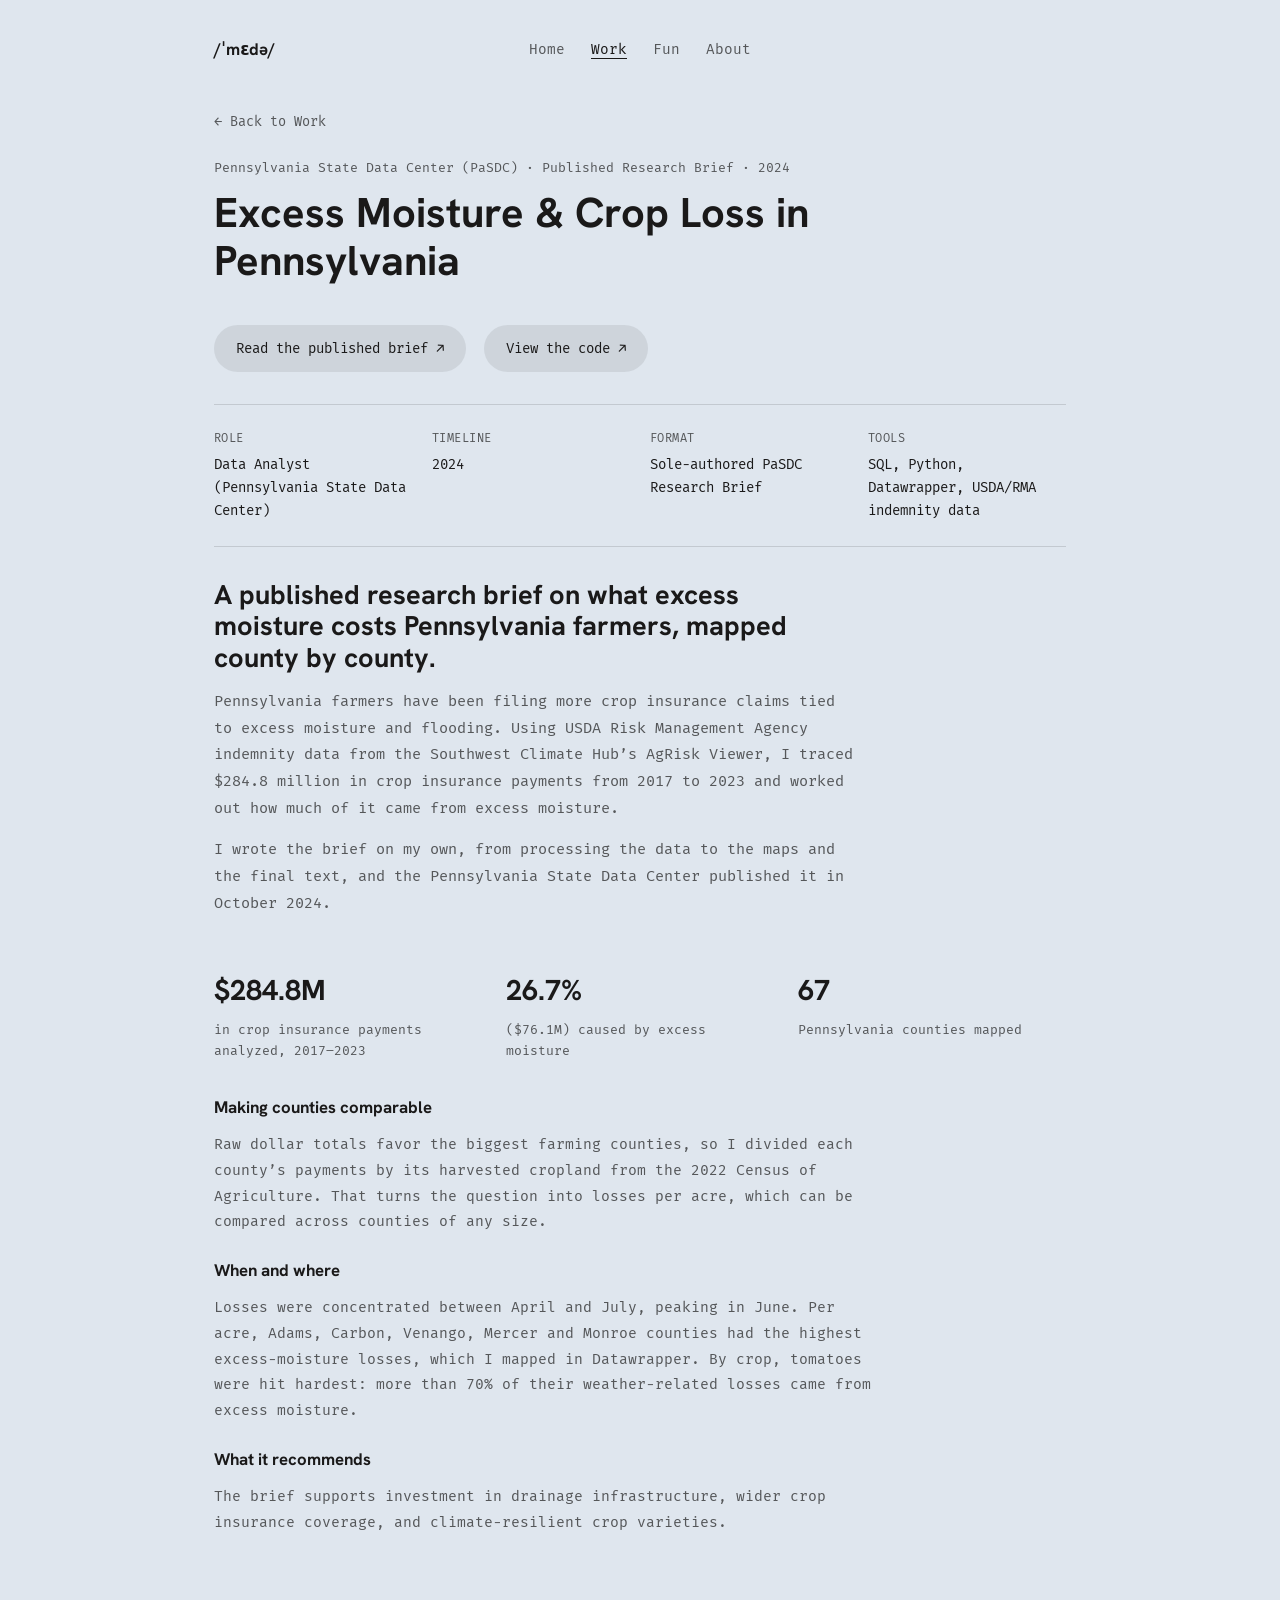
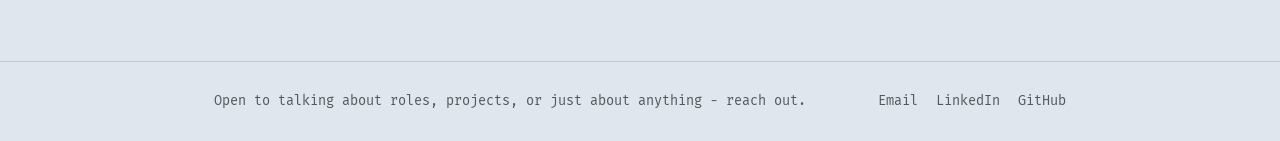
<file: work/crop-loss.html>
<!DOCTYPE html>
<html lang="en">
<head>
<meta charset="UTF-8">
<meta name="viewport" content="width=device-width, initial-scale=1, viewport-fit=cover">
<title>Excess Moisture &amp; Crop Loss in Pennsylvania - Medha Devalraj</title>
<meta name="theme-color" content="#dfe6ee">
<link rel="stylesheet" href="../style.css?v=27">
</head>
<body class="page-work">

<nav class="site-nav" aria-label="Primary">
  <div class="wrap nav-bar">
    <a href="../index.html" class="nav-logo">/ˈmɛdə/</a>
    <div class="nav-links" id="navLinks">
      <a href="../index.html">Home</a>
      <a href="../work.html" class="active" aria-current="page">Work</a>
      <a href="../fun.html">Fun</a>
      <a href="../about.html">About</a>
    </div>
    <span class="nav-end" aria-hidden="true"></span>
  </div>
</nav>

<main>
<div class="wrap">

  <a href="../work.html" class="cs-back">&larr; Back to Work</a>
  <span class="cs-tag">Pennsylvania State Data Center (PaSDC) &middot; Published Research Brief &middot; 2024</span>
  <h1 class="cs-title">Excess Moisture &amp; Crop Loss in Pennsylvania</h1>
  <a href="https://pasdc.hbg.psu.edu/sites/default/files/resources/Oct_2024.pdf" target="_blank" rel="noopener noreferrer" class="btn btn-light" style="margin-top:8px; margin-bottom:32px; display:inline-block;">Read the published brief &#8599;</a>
  <a href="https://github.com/MedhaDev/PA-Crop-Loss-Climate-Analysis" target="_blank" rel="noopener noreferrer" class="btn btn-light" style="margin-top:8px; margin-bottom:32px; margin-left:8px; display:inline-block;">View the code &#8599;</a>

  <div class="cs-meta">
      <div><span class="cs-meta-label">Role</span><div class="cs-meta-value">Data Analyst (Pennsylvania State Data Center)</div></div>
      <div><span class="cs-meta-label">Timeline</span><div class="cs-meta-value">2024</div></div>
      <div><span class="cs-meta-label">Format</span><div class="cs-meta-value">Sole-authored PaSDC Research Brief</div></div>
      <div><span class="cs-meta-label">Tools</span><div class="cs-meta-value">SQL, Python, Datawrapper, USDA/RMA indemnity data</div></div>
  </div>

  <div class="cs-overview">
    <h2>A published research brief on what excess moisture costs Pennsylvania farmers, mapped county by county.</h2>
    <p>Pennsylvania farmers have been filing more crop insurance claims tied to excess moisture and flooding. Using USDA Risk Management Agency indemnity data from the Southwest Climate Hub&rsquo;s AgRisk Viewer, I traced $284.8 million in crop insurance payments from 2017 to 2023 and worked out how much of it came from excess moisture.</p>
    <p>I wrote the brief on my own, from processing the data to the maps and the final text, and the Pennsylvania State Data Center published it in October 2024.</p>
  </div>

  <div class="cs-stats">
      <div><span class="cs-stat-num">$284.8M</span><div class="cs-stat-label">in crop insurance payments analyzed, 2017&ndash;2023</div></div>
      <div><span class="cs-stat-num">26.7%</span><div class="cs-stat-label">($76.1M) caused by excess moisture</div></div>
      <div><span class="cs-stat-num">67</span><div class="cs-stat-label">Pennsylvania counties mapped</div></div>
  </div>

  <div class="cs-journey">
    <div class="cs-journey-block">
      <h3>Making counties comparable</h3>
      <p>Raw dollar totals favor the biggest farming counties, so I divided each county&rsquo;s payments by its harvested cropland from the 2022 Census of Agriculture. That turns the question into losses per acre, which can be compared across counties of any size.</p>
    </div>
    <div class="cs-journey-block">
      <h3>When and where</h3>
      <!-- IMAGE: the county choropleth map from the published brief -->
      <p>Losses were concentrated between April and July, peaking in June. Per acre, Adams, Carbon, Venango, Mercer and Monroe counties had the highest excess-moisture losses, which I mapped in Datawrapper. By crop, tomatoes were hit hardest: more than 70% of their weather-related losses came from excess moisture.</p>
    </div>
    <div class="cs-journey-block">
      <h3>What it recommends</h3>
      <p>The brief supports investment in drainage infrastructure, wider crop insurance coverage, and climate-resilient crop varieties.</p>
    </div>
  </div>

  <!-- TODO (optional): add one honest limitation, e.g. that indemnity data only covers insured losses, if your brief discusses it. -->

</div>
</main>

<footer>
  <div class="wrap">
    <span class="footer-note">Open to talking about roles, projects, or just about anything - reach out.</span>
    <div class="footer-links">
      <a href="mailto:medhasharma.dev@gmail.com">Email</a>
      <a href="https://linkedin.com/in/medhasharma-dev" target="_blank">LinkedIn</a>
      <a href="https://github.com/MedhaDev" target="_blank">GitHub</a>
    </div>
  </div>
</footer>


<nav class="mobile-menu" aria-label="Site menu">
  <div class="mobile-menu-panel" id="mobileMenu" hidden>
      <a href="../index.html">Home</a>
      <a href="../work.html" class="active" aria-current="page">Work</a>
      <a href="../fun.html">Fun</a>
      <a href="../about.html">About</a>
  </div>
  <button type="button" class="mobile-menu-btn" aria-expanded="false" aria-controls="mobileMenu">
    <svg class="mm-open" viewBox="0 0 24 24" width="16" height="16" fill="none" stroke="currentColor" stroke-width="2.4" stroke-linecap="round"><line x1="4" y1="7" x2="20" y2="7"/><line x1="4" y1="12" x2="20" y2="12"/><line x1="4" y1="17" x2="20" y2="17"/></svg>
    <svg class="mm-close" viewBox="0 0 24 24" width="16" height="16" fill="none" stroke="currentColor" stroke-width="2.4" stroke-linecap="round"><line x1="6" y1="6" x2="18" y2="18"/><line x1="18" y1="6" x2="6" y2="18"/></svg>
    Menu
  </button>
</nav>

<script src="../nav.js?v=20" defer></script>
</body>
</html>
</file>
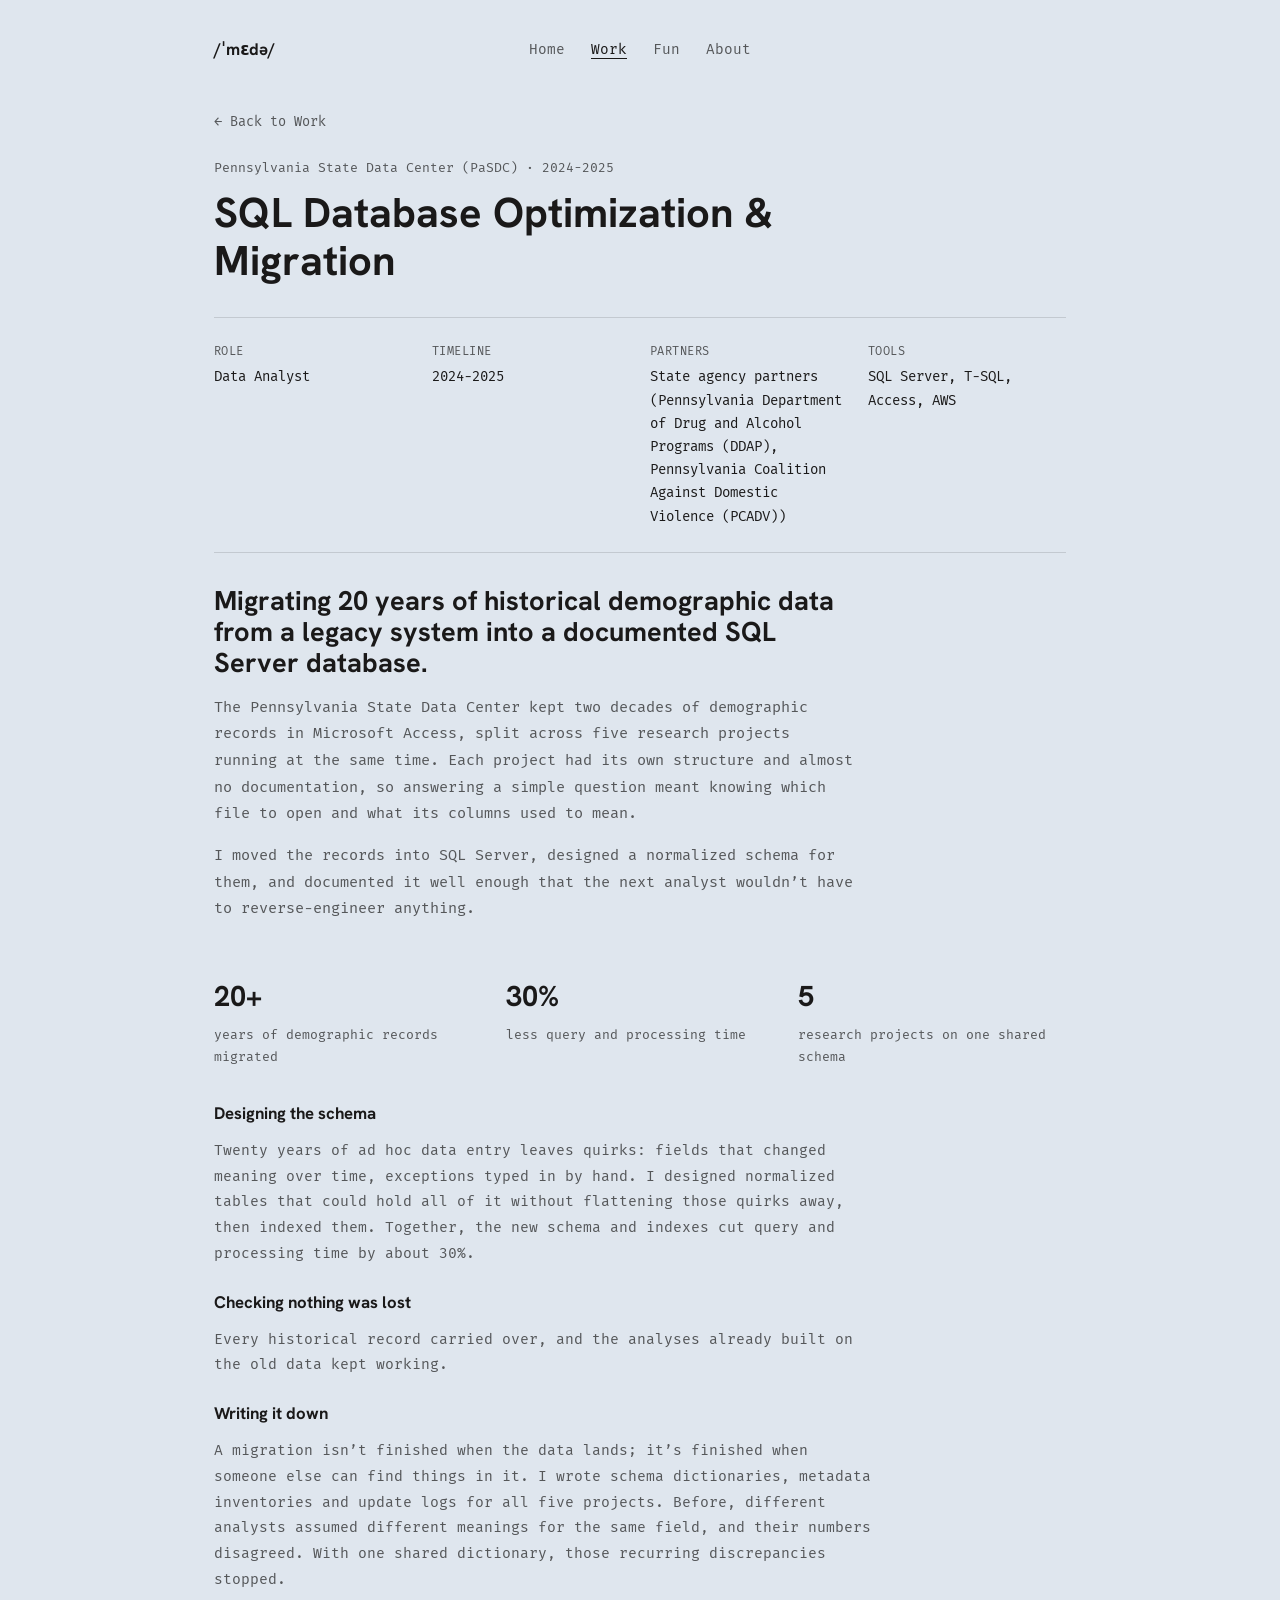
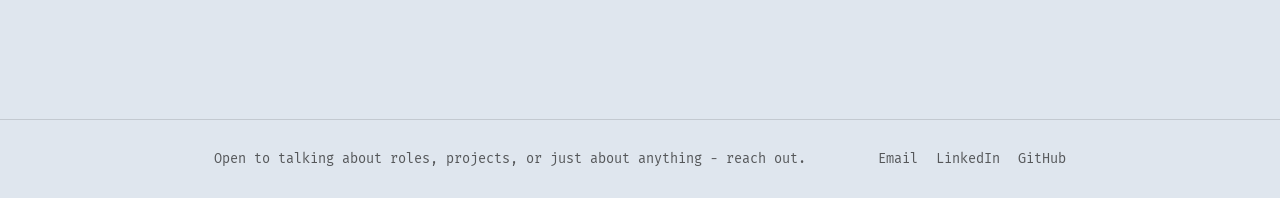
<file: work/sql-migration.html>
<!DOCTYPE html>
<html lang="en">
<head>
<meta charset="UTF-8">
<meta name="viewport" content="width=device-width, initial-scale=1, viewport-fit=cover">
<title>SQL Database Optimization &amp; Migration - Medha Devalraj</title>
<meta name="theme-color" content="#dfe6ee">
<link rel="stylesheet" href="../style.css?v=27">
</head>
<body class="page-work">

<nav class="site-nav" aria-label="Primary">
  <div class="wrap nav-bar">
    <a href="../index.html" class="nav-logo">/ˈmɛdə/</a>
    <div class="nav-links" id="navLinks">
      <a href="../index.html">Home</a>
      <a href="../work.html" class="active" aria-current="page">Work</a>
      <a href="../fun.html">Fun</a>
      <a href="../about.html">About</a>
    </div>
    <span class="nav-end" aria-hidden="true"></span>
  </div>
</nav>

<main>
<div class="wrap">

  <a href="../work.html" class="cs-back">&larr; Back to Work</a>
  <span class="cs-tag">Pennsylvania State Data Center (PaSDC) &middot; 2024-2025</span>
  <h1 class="cs-title">SQL Database Optimization &amp; Migration</h1>

  <div class="cs-meta">
      <div><span class="cs-meta-label">Role</span><div class="cs-meta-value">Data Analyst</div></div>
      <div><span class="cs-meta-label">Timeline</span><div class="cs-meta-value">2024-2025</div></div>
      <div><span class="cs-meta-label">Partners</span><div class="cs-meta-value">State agency partners (Pennsylvania Department of Drug and Alcohol Programs (DDAP), Pennsylvania Coalition Against Domestic Violence (PCADV))</div></div>
      <div><span class="cs-meta-label">Tools</span><div class="cs-meta-value">SQL Server, T-SQL, Access, AWS</div></div>
  </div>

  <div class="cs-overview">
    <h2>Migrating 20 years of historical demographic data from a legacy system into a documented SQL Server database.</h2>
    <p>The Pennsylvania State Data Center kept two decades of demographic records in Microsoft Access, split across five research projects running at the same time. Each project had its own structure and almost no documentation, so answering a simple question meant knowing which file to open and what its columns used to mean.</p>
    <p>I moved the records into SQL Server, designed a normalized schema for them, and documented it well enough that the next analyst wouldn&rsquo;t have to reverse-engineer anything.</p>
  </div>

  <div class="cs-stats">
      <div><span class="cs-stat-num">20+</span><div class="cs-stat-label">years of demographic records migrated</div></div>
      <div><span class="cs-stat-num">30%</span><div class="cs-stat-label">less query and processing time</div></div>
      <div><span class="cs-stat-num">5</span><div class="cs-stat-label">research projects on one shared schema</div></div>
  </div>

  <div class="cs-journey">
    <div class="cs-journey-block">
      <h3>Designing the schema</h3>
      <!-- IMAGE: before/after diagram: five separate Access databases on the left, one normalized SQL Server schema on the right -->
      <p>Twenty years of ad hoc data entry leaves quirks: fields that changed meaning over time, exceptions typed in by hand. I designed normalized tables that could hold all of it without flattening those quirks away, then indexed them. Together, the new schema and indexes cut query and processing time by about 30%.<!-- TODO: say how this was measured, e.g. "the median runtime of our N most-used queries fell from Xs to Ys". Only include what you actually measured. --></p>
    </div>
    <div class="cs-journey-block">
      <h3>Checking nothing was lost</h3>
      <p>Every historical record carried over, and the analyses already built on the old data kept working.<!-- TODO: add how you verified this, e.g. "confirmed with row counts per table and by re-running existing reports on both systems". Only include checks you actually did. --></p>
    </div>
    <div class="cs-journey-block">
      <h3>Writing it down</h3>
      <!-- IMAGE: a short excerpt from a schema dictionary (with any sensitive field names changed) -->
      <p>A migration isn&rsquo;t finished when the data lands; it&rsquo;s finished when someone else can find things in it. I wrote schema dictionaries, metadata inventories and update logs for all five projects. Before, different analysts assumed different meanings for the same field, and their numbers disagreed. With one shared dictionary, those recurring discrepancies stopped.</p>
    </div>
  </div>

  <!-- TODO: "AWS" is listed under Tools but never mentioned in the text. Add one sentence on what it was used for, or remove it from Tools. -->

</div>
</main>

<footer>
  <div class="wrap">
    <span class="footer-note">Open to talking about roles, projects, or just about anything - reach out.</span>
    <div class="footer-links">
      <a href="mailto:medhasharma.dev@gmail.com">Email</a>
      <a href="https://linkedin.com/in/medhasharma-dev" target="_blank">LinkedIn</a>
      <a href="https://github.com/MedhaDev" target="_blank">GitHub</a>
    </div>
  </div>
</footer>


<nav class="mobile-menu" aria-label="Site menu">
  <div class="mobile-menu-panel" id="mobileMenu" hidden>
      <a href="../index.html">Home</a>
      <a href="../work.html" class="active" aria-current="page">Work</a>
      <a href="../fun.html">Fun</a>
      <a href="../about.html">About</a>
  </div>
  <button type="button" class="mobile-menu-btn" aria-expanded="false" aria-controls="mobileMenu">
    <svg class="mm-open" viewBox="0 0 24 24" width="16" height="16" fill="none" stroke="currentColor" stroke-width="2.4" stroke-linecap="round"><line x1="4" y1="7" x2="20" y2="7"/><line x1="4" y1="12" x2="20" y2="12"/><line x1="4" y1="17" x2="20" y2="17"/></svg>
    <svg class="mm-close" viewBox="0 0 24 24" width="16" height="16" fill="none" stroke="currentColor" stroke-width="2.4" stroke-linecap="round"><line x1="6" y1="6" x2="18" y2="18"/><line x1="18" y1="6" x2="6" y2="18"/></svg>
    Menu
  </button>
</nav>

<script src="../nav.js?v=20" defer></script>
</body>
</html>
</file>
<file: style.css>
@import url('https://fonts.googleapis.com/css2?family=Fira+Mono:wght@400;700&family=Hanken+Grotesk:wght@500;600;700;800&display=swap');

:root {
  --ink: #1a1919;
  --ink-soft: #1a1919b3;
  --pill-bg: rgba(26,25,25,0.08); /* tints with each page color */
  --pill-text: #1a1919;
  --line: rgba(26,25,25,0.14);
  --btn-dark: #1a1919;
  --btn-dark-text: #f2ecd6;
  --font-mono: 'Fira Mono', ui-monospace, SFMono-Regular, Menlo, Monaco, Consolas, 'Liberation Mono', 'Courier New', monospace;
  --font-sans: 'Hanken Grotesk', ui-sans-serif, system-ui, -apple-system, 'Segoe UI', Roboto, sans-serif;
  --gutter: 1.5rem; /* page gutter: 24px at every width */
  --shadow-floating: 0 0.75rem 1.5rem rgba(26,25,25,0.14);
}

/* Page paper: one muted pastel per page */
body.page-home   { background: #f2ecd6; } /* butter yellow */
body.page-work   { background: #dfe6ee; } /* dusty blue */
body.page-fun    { background: #f2e1e4; } /* blush pink */
body.page-about  { background: #e7e1ef; } /* soft lavender */

* { box-sizing: border-box; }

html {
  -webkit-text-size-adjust: 100%;
  text-size-adjust: 100%;
  overscroll-behavior: none; /* no rubber-band bounce past top/bottom */
}
html, body { overflow-x: clip; } /* nothing can ever cause sideways scrolling */
:focus-visible { outline: 2px solid var(--ink); outline-offset: 2px; }
img, svg, video { max-width: 100%; }

body {
  margin: 0;
  color: var(--ink);
  font-family: var(--font-mono);
  font-size: clamp(0.9375rem, 0.21vw + 0.88rem, 1rem); /* 15px on phones -> 16px on desktop */
  -webkit-font-smoothing: antialiased;  /* macOS draws both faces heavier than intended */
  -moz-osx-font-smoothing: grayscale;
  line-height: 1.65;
  min-height: 100vh;
  min-height: 100dvh; /* matches the visible screen on phones with collapsing browser bars */
  overflow-wrap: break-word; /* long emails/URLs wrap instead of pushing the page sideways */
  display: flex;
  flex-direction: column;
}

a { color: inherit; }

h1, h2, h3, .headline {
  font-family: var(--font-sans);
  font-weight: 700;
  line-height: 1.15;
  margin: 0;
}

.wrap {
  max-width: 900px;
  margin: 0 auto;
  padding-left: max(var(--gutter), env(safe-area-inset-left));
  padding-right: max(var(--gutter), env(safe-area-inset-right));
  width: 100%;
}

main { flex: 1; }

/* ---------- Nav ---------- */
.nav-bar {
  display: grid;
  grid-template-columns: 1fr auto 1fr;
  align-items: center;
  gap: 16px;
  padding-top: 32px;
  padding-bottom: 8px;
}
.nav-bar .nav-logo { justify-self: start; }
.nav-bar .nav-end { justify-self: end; }
.nav-logo {
  color: var(--ink);
  font-family: var(--font-sans);
  font-weight: 700;
  font-size: 1.05rem;
  text-decoration: none;
}
.nav-links {
  display: flex;
  flex-wrap: wrap;
  justify-content: center;
  column-gap: 22px;
  row-gap: 4px;
}

.nav-links a {
  text-decoration: none;
  padding: 6px 2px; /* bigger tap target on touch screens */
  font-size: 0.9rem;
  color: var(--ink-soft);
  text-underline-offset: 4px;
}
.nav-links a:hover {
  color: var(--ink);
  text-decoration: underline;
}
.nav-links a.active {
  color: var(--ink);
  text-decoration: underline;
}

/* ---------- Hero / Home ---------- */
.hero { padding: 40px 0 20px; }
.hero .greeting {
  font-size: clamp(2.4rem, 6vw, 3.6rem);
  margin-bottom: 4px;
}
.hero .greeting .name { display: block; }
.credential-line {
  font-size: 0.85rem;
  color: var(--ink-soft);
  margin-top: 10px;
}
.hero-tagline {
  margin-top: 22px;
  max-width: 520px;
  font-size: 1rem;
  color: var(--ink-soft);
  line-height: 1.7;
}
.hero-buttons {
  display: flex;
  flex-wrap: wrap;
  align-items: center;
  gap: 12px;
  margin-top: 26px;
}
.btn {
  display: inline-block;
  font-family: var(--font-mono);
  font-size: 0.88rem;
  padding: 12px 22px;
  border-radius: 999px;
  text-decoration: none;
  border: none;
  cursor: pointer;
}
.btn-dark { background: var(--btn-dark); color: var(--btn-dark-text); }
.btn-light { background: rgba(0,0,0,0.08); color: var(--ink); }
.btn:hover { opacity: 0.85; }

/* ---------- Experience accordion ---------- */
.exp-section { margin-top: 56px; }
.exp-list { border-top: 1px solid var(--line); }
.exp-row {
  border-bottom: 1px solid var(--line);
}
.exp-row-head {
  display: grid;
  grid-template-columns: 150px 1fr 1fr;
  gap: 16px;
  align-items: center;
  padding: 16px 4px;
  cursor: pointer;
  background: none;
  border: none;
  width: 100%;
  text-align: left;
  font-family: var(--font-mono);
  font-size: 0.95rem;
  color: var(--ink);
}
.exp-row-head:hover { opacity: 0.7; }
.exp-year { color: var(--ink-soft); }
.exp-company { font-weight: 700; }
.exp-role { color: var(--ink-soft); }
.exp-detail {
  max-height: 0;
  overflow: hidden;
  transition: max-height 0.3s ease;
}

.exp-detail-inner {
  padding: 4px 4px 24px;
  max-width: 640px;
}
.exp-detail-inner p {
  color: var(--ink-soft);
  font-size: 0.92rem;
  line-height: 1.75;
  margin: 0 0 14px;
}
.pill-row { display: flex; flex-wrap: wrap; gap: 8px; }
.pill {
  background: var(--pill-bg);
  color: var(--pill-text);
  font-size: 0.78rem;
  padding: 5px 12px;
  border-radius: 999px;
}
.pill-link {
  background: none;
  color: var(--ink);
  font-size: 0.78rem;
  padding: 5px 4px;
  text-decoration: underline;
  text-underline-offset: 2px;
}

/* ---------- Section labels ---------- */
.section-label {
  font-family: var(--font-sans);
  font-weight: 700;
  font-size: 2rem;
  margin-bottom: 8px;
}
.section-sub {
  color: var(--ink-soft);
  font-size: 0.95rem;
  max-width: 560px;
  margin-bottom: 40px;
}
main .wrap { padding-top: 32px; padding-bottom: 60px; }

/* ---------- Work / Fun list items ---------- */
.item-list { border-top: 1px solid var(--line); }
.item {
  display: block;
  padding: 24px 0;
  border-bottom: 1px solid var(--line);
  text-decoration: none;
  color: inherit;
}
.item-top {
  display: flex;
  justify-content: space-between;
  align-items: baseline;
  gap: 16px;
  flex-wrap: wrap;
}
.item-title {
  font-family: var(--font-sans);
  font-weight: 600;
  font-size: 1.15rem;
}
.item-title-row { display: flex; align-items: center; gap: 10px; }
.item-year { color: var(--ink-soft); font-size: 0.85rem; white-space: nowrap; }
.item-org { color: var(--ink-soft); font-size: 0.85rem; margin-top: 4px; }
.item-desc { color: var(--ink-soft); font-size: 0.92rem; margin-top: 10px; max-width: 640px; line-height: 1.7; }
.item-pills { margin-top: 12px; }

/* ---------- Case study pages ---------- */
.cs-back { font-size: 0.85rem; color: var(--ink-soft); text-decoration: none; display: inline-block; margin-bottom: 24px; }
.cs-back:hover { color: var(--ink); }
.cs-tag { font-size: 0.82rem; color: var(--ink-soft); display: block; margin-bottom: 10px; }
.cs-title { font-size: clamp(1.8rem, 4vw, 2.6rem); max-width: 720px; margin-bottom: 32px; }
.cs-meta { display: grid; grid-template-columns: repeat(4,1fr); gap: 20px; padding: 24px 0; border-top: 1px solid var(--line); border-bottom: 1px solid var(--line); margin-bottom: 32px; }
.cs-meta-label { font-size: 0.75rem; color: var(--ink-soft); display: block; margin-bottom: 4px; text-transform: uppercase; letter-spacing: 0.04em; }
.cs-meta-value { font-size: 0.88rem; }
.cs-overview h2 { font-size: clamp(1.3rem,2.6vw,1.7rem); max-width: 640px; margin-bottom: 14px; }
.cs-overview p { color: var(--ink-soft); max-width: 640px; line-height: 1.75; font-size: 0.95rem; }
.cs-stats { display: grid; grid-template-columns: repeat(3,1fr); gap: 24px; padding: 36px 0; }
.cs-stat-num { font-family: var(--font-sans); font-weight: 700; font-size: 1.8rem; display: block; }
.cs-stat-label { font-size: 0.82rem; color: var(--ink-soft); margin-top: 4px; }
.cs-journey-block { max-width: 660px; margin-bottom: 26px; }
.cs-journey-block h3 { font-size: 1.05rem; margin-bottom: 8px; }
.cs-journey-block p { color: var(--ink-soft); font-size: 0.92rem; line-height: 1.75; }
.cs-overview p + p, .cs-journey-block p + p { margin-top: 12px; }
.cs-journey-block ul { color: var(--ink-soft); font-size: 0.92rem; line-height: 1.75; padding-left: 20px; margin: 8px 0 0; }
.cs-journey-block li + li { margin-top: 4px; }
.cs-journey-block strong { color: var(--ink); font-weight: 600; }
.cs-win-list { list-style: none; padding: 0; margin: 0; }
.cs-win-item { padding: 16px 0; border-top: 1px solid var(--line); }
.cs-win-item:last-child { border-bottom: 1px solid var(--line); }
.cs-win-item h4 { font-family: var(--font-sans); font-size: 0.98rem; margin-bottom: 4px; }
.cs-win-item p { color: var(--ink-soft); font-size: 0.88rem; max-width: 600px; }

/* ---------- Home: single-column layout ----------
   Previously a sticky two-column split (55%/45%, height:100vh). That combo
   is exactly the kind of thing that renders differently across OSes: 100vh
   means something slightly different depending on browser chrome/taskbar
   height, so on some Windows setups the hero content had less room than it
   needed and got visibly cut off. A plain stacked column, reusing the same
   .wrap/nav/footer every other page already uses, has no viewport-height
   dependency at all — it just flows, the same way on every device. */
.home-hero {
  padding: 64px 0 24px;
  display: grid;
  grid-template-columns: minmax(0, 1fr) 250px;
  gap: 48px;
  align-items: start;
}
/* Homepage photo */
.home-photo { margin: 6px 0 0; }
.home-photo img {
  display: block;
  width: 100%;
  height: auto;
  aspect-ratio: 3 / 4;
  object-fit: cover;
  border-radius: 14px;
  box-shadow: 0 12px 30px rgba(26,25,25,0.14);
  background: rgba(26,25,25,0.06);
}
/* Phones: one column, with the photo between the intro and the buttons */
@media (max-width: 760px) {
  .home-hero { display: flex; flex-direction: column; align-items: flex-start; gap: 0; }
  .home-hero-text { display: contents; }
  .home-hero-text > * { margin-bottom: 0; }   /* flex items don't collapse margins */
  .home-photo { order: 1; width: min(60%, 230px); margin: 28px 0 0; }
  .home-buttons { order: 2; }
}
.home-headline {
  font-size: clamp(1.9rem, 1.6vw + 1.1rem, 2.8rem);
  line-height: 1.12;
  letter-spacing: -0.01em;
  text-wrap: balance;
}
.home-headline .role {
  background: rgba(26,25,25,0.1);
  padding: 0 4px;
  transition: font-style 0s;
}
.home-headline .role:hover {
  font-style: italic;
}
.home-specialty {
  font-family: var(--font-sans);
  font-weight: 700;
  font-size: 0.95rem;
  color: var(--ink);
  margin-top: 18px;
  letter-spacing: 0.06em;
  display: inline-block;
  text-decoration: underline;
  text-underline-offset: 6px;
  animation: specialty-reveal 700ms cubic-bezier(0.65, 0, 0.35, 1) 300ms backwards;
}
@keyframes specialty-reveal {
  from { clip-path: inset(0 100% 0 0); }
  to { clip-path: inset(0 0 0 0); }
}
.home-blurb {
  text-wrap: pretty; /* avoids a lonely last word on a line */
  margin-top: 24px;
  max-width: 640px;
  color: var(--ink-soft);
  font-family: var(--font-mono);
  font-size: 1rem;
  line-height: 1.75;
}
.home-buttons { margin-top: 26px; }
.section-block { margin-top: 88px; }
.section-block h2 {
  font-size: 0.85rem;
  font-weight: 700;
  text-transform: none;
  color: var(--ink-soft);
  letter-spacing: 0.04em;
  text-transform: uppercase;
  margin-bottom: 4px;
}

/* ---------- Contact row list ---------- */
.contact-list {
  margin-top: 16px;
  border-top: 1px dotted rgba(26,25,25,0.3);
  display: flex;
  flex-direction: column;
}
.contact-row {
  display: flex;
  align-items: flex-start;
  gap: 16px;
  padding: 20px 0;
  border-bottom: 1px dotted rgba(26,25,25,0.3);
  text-decoration: none;
  color: var(--ink);
  font-family: var(--font-mono);
}
.c-icon { width: 18px; height: 18px; flex-shrink: 0; margin-top: 2px; }
.contact-row .c-label { flex: 1; font-size: 0.95rem; }
.contact-row .c-label.marker { background: rgba(26,25,25,0.1); padding: 0 4px; }
.contact-row .c-value { font-size: 0.85rem; color: var(--ink-soft); text-align: right; min-width: 0; }

footer { border-top: 1px solid var(--line); padding: 28px 0; margin-top: 40px; }
footer .wrap { display: flex; justify-content: space-between; align-items: center; flex-wrap: wrap; gap: 14px; }
.footer-links { display: flex; gap: 18px; }
.footer-links a { text-decoration: none; font-size: 0.85rem; color: var(--ink-soft); }
.footer-links a:hover { color: var(--ink); }
.footer-note { font-size: 0.85rem; color: var(--ink-soft); }

/* ---------- Mobile menu (floating pill at the bottom, in thumb reach) ---------- */
.mobile-menu { display: none; }
@media (max-width: 720px) {
  .nav-bar .nav-links, .nav-bar .nav-end { display: none; }
  .nav-bar { grid-template-columns: 1fr; }
  /* room at the bottom so the pill never covers the last lines of the page */
  body { padding-bottom: calc(6rem + env(safe-area-inset-bottom)); }
  .mobile-menu {
    display: block;
    position: fixed;
    left: max(var(--gutter), env(safe-area-inset-left));
    right: max(var(--gutter), env(safe-area-inset-right));
    bottom: calc(var(--gutter) + env(safe-area-inset-bottom));
    z-index: 50;
  }
}
.mobile-menu-btn {
  display: flex;
  align-items: center;
  justify-content: center;
  gap: 8px;
  width: 100%;
  height: 48px;
  border: 0;
  border-radius: 12px;
  background: var(--ink);
  color: var(--btn-dark-text);
  font-family: var(--font-mono);
  font-size: 0.9rem;
  cursor: pointer;
  box-shadow: var(--shadow-floating);
}
.mobile-menu-btn .mm-close { display: none; }
.mobile-menu.is-open .mm-open { display: none; }
.mobile-menu.is-open .mm-close { display: block; }
.mobile-menu-panel {
  position: absolute;
  left: 0;
  right: 0;
  bottom: 56px;
  max-height: calc(100dvh - 7rem);
  overflow-y: auto;
  overscroll-behavior: contain;
  padding: 8px;
  border-radius: 12px;
  background: var(--ink);
  box-shadow: var(--shadow-floating);
  display: flex;
  flex-direction: column;
}
.mobile-menu-panel[hidden] { display: none; }
.mobile-menu-panel a {
  display: block;
  padding: 12px 16px;
  border-radius: 6px;
  color: var(--btn-dark-text);
  font-family: var(--font-mono);
  font-size: 0.9rem;
  text-decoration: none;
  opacity: 0.6;
  text-underline-offset: 4px;
}
.mobile-menu-panel a:hover { background: rgba(234,232,227,0.1); }
.mobile-menu-panel a.active { opacity: 1; text-decoration: underline; }
.mobile-menu-btn:focus-visible, .mobile-menu-panel a:focus-visible { outline-color: var(--btn-dark-text); }

@media(max-width: 640px) {
  .cs-meta { grid-template-columns: repeat(2,1fr); }
  .cs-stats { grid-template-columns: 1fr; }
  .nav-bar { padding-top: 24px; }
  main .wrap { padding-top: 24px; }
  .home-hero { padding-top: 32px; }
  .section-block { margin-top: 64px; }
  .contact-row { flex-wrap: wrap; gap: 4px 16px; }
  .contact-row .c-value { flex-basis: 100%; text-align: left; padding-left: 34px; }
  footer .wrap { flex-direction: column; align-items: flex-start; }
}
/* Respect people who turn off animations in their OS settings */
@media (prefers-reduced-motion: reduce) {
  *, *::before, *::after { animation: none !important; transition: none !important; }
}


/* ---------- Cursor-follow preview (image thumbnail + label, follows mouse on hover) ---------- */
.cursor-tooltip {
  position: fixed;
  top: 0;
  left: 0;
  pointer-events: none;
  opacity: 0;
  transform: translate(-50%, -50%);
  z-index: 999;
  transition: opacity 0.2s ease;
  display: flex;
  flex-direction: column;
  align-items: center;
}
.cursor-tooltip.visible { opacity: 1; }
.cursor-tooltip-img {
  width: 220px;
  aspect-ratio: 4 / 3;
  object-fit: cover;
  border-radius: 4px;
  border: 1px solid rgba(26,25,25,0.15);
  box-shadow: 0 8px 24px rgba(26,25,25,0.18);
  display: none;
}
.cursor-tooltip-img.has-src { display: block; }
.cursor-tooltip-label {
  margin-top: 8px;
  background: var(--ink);
  color: #f2ecd6;
  font-family: var(--font-mono);
  font-size: 0.78rem;
  padding: 5px 12px;
  border-radius: 999px;
  white-space: nowrap;
}
/* No cursor on touch devices, so this hover-only preview never gets a
   chance to disappear on its own the way it does with a mouse — hide it
   outright wherever there's no hover capability. */
@media (hover: none) {
  .cursor-tooltip { display: none !important; }
}


/* ---------- About page folders ----------
   Each folder is a button: the first photos of its gallery peek out of the
   folder, and on hover/focus the front flap tips forward while the photos
   fan out. One --open value (0 to 1) drives every part of that motion. */
.folder-grid {
  margin-top: 72px;
  display: grid;
  grid-template-columns: repeat(4, minmax(0, 1fr));
  gap: 40px 24px;
}
.folder {
  --open: 0;
  appearance: none;
  background: none;
  border: 0;
  padding: 0;
  margin: 0;
  width: 100%;
  color: inherit;
  font: inherit;
  text-align: left;
  cursor: pointer;
  display: flex;
  flex-direction: column;
  gap: 4px;
}
.folder:focus-visible { --open: 1; outline-offset: 6px; border-radius: 4px; }
.folder-shape {
  position: relative;
  display: block;
  width: 100%;
  aspect-ratio: 5 / 4;
  margin: 12% 0 14px;
  perspective: 700px;
}
.folder-back {
  position: absolute;
  inset: 0;
  background: var(--f-back);
  border-radius: 0 10px 10px 10px;
}
.folder-back::before { /* the tab */
  content: "";
  position: absolute;
  left: 0;
  bottom: calc(100% - 1px);
  width: 40%;
  height: 10%;
  background: inherit;
  border-radius: 8px 8px 0 0;
}
.folder-papers { position: absolute; inset: 0; }
.folder-paper {
  --rot0: -4deg; --rot: -10deg; --dx0: -10%; --dx: -68%; --lift: 26%;
  position: absolute;
  left: 50%;
  bottom: 14%;
  width: 46%;
  aspect-ratio: 3 / 4;
  object-fit: cover;
  border: 3px solid #fbfaf7;
  border-radius: 3px;
  background: #fbfaf7;
  box-shadow: 0 2px 6px rgba(26,25,25,0.18);
  transform-origin: 50% 100%;
  transform:
    translateX(calc(-50% + var(--dx0) + var(--dx) * var(--open)))
    translateY(calc(var(--lift) * var(--open) * -1))
    rotate(calc(var(--rot0) + var(--rot) * var(--open)));
}
.folder-paper:nth-child(2) { --rot0: 2deg; --rot: -2deg; --dx0: 0%; --dx: 0%; --lift: 40%; }
.folder-paper:nth-child(3) { --rot0: 6deg; --rot: 8deg; --dx0: 10%; --dx: 68%; --lift: 22%; }
.folder-front {
  position: absolute;
  left: 0;
  right: 0;
  bottom: 0;
  height: 72%;
  background: var(--f-front);
  border-radius: 10px;
  box-shadow: 0 -1px 0 rgba(255,255,255,0.35) inset;
  transform-origin: 50% 100%;
  transform: rotateX(calc(var(--open) * -48deg)) scaleY(calc(1 - 0.12 * var(--open)));
}
.folder-label { font-family: var(--font-sans); font-weight: 600; font-size: 1rem; }
.folder-count { font-size: 0.8rem; color: var(--ink-soft); }
@media (hover: hover) {
  .folder:hover { --open: 1; }
  .folder:hover .folder-label { text-decoration: underline; text-underline-offset: 4px; }
}
/* Touch screens can't hover, so folders rest half open to show what's inside */
@media (hover: none) { .folder { --open: 0.55; } }
@media (prefers-reduced-motion: no-preference) {
  .folder-paper, .folder-front { transition: transform 280ms cubic-bezier(.3,.7,.3,1); }
}
@media (max-width: 720px) {
  .folder-grid { grid-template-columns: repeat(2, minmax(0, 1fr)); gap: 32px 20px; margin-top: 56px; }
}

/* ---------- Gallery dialog (opened from a folder) ---------- */
.gallery {
  width: min(1000px, calc(100vw - 32px));
  max-width: none;
  max-height: calc(100dvh - 48px);
  padding: 0 20px 20px;
  border: 0;
  border-radius: 14px;
  background: #f5f2f8;
  color: var(--ink);
  box-shadow: 0 24px 60px rgba(26,25,25,0.3);
  overflow: auto;
  overscroll-behavior: contain;
}
.gallery::backdrop { background: rgba(26,25,25,0.55); }
.gallery-head {
  position: sticky;
  top: 0;
  z-index: 1;
  display: flex;
  align-items: center;
  justify-content: space-between;
  padding: 16px 0 12px;
  background: inherit;
}
.gallery-head h2 { font-size: 1.25rem; }
.gallery-close {
  appearance: none;
  border: 1px solid var(--line);
  background: transparent;
  color: var(--ink);
  width: 36px;
  height: 36px;
  border-radius: 50%;
  font-size: 1.4rem;
  line-height: 1;
  cursor: pointer;
}
.gallery-close:hover { background: rgba(26,25,25,0.06); }
body:has(.gallery[open]) { overflow: hidden; }
@media (prefers-reduced-motion: no-preference) {
  .gallery[open] { animation: gallery-in 220ms cubic-bezier(.3,.7,.3,1); }
  .gallery[open]::backdrop { animation: gallery-fade 220ms ease-out; }
}
@keyframes gallery-in { from { opacity: 0; transform: translateY(12px) scale(0.98); } }
@keyframes gallery-fade { from { opacity: 0; } }

/* Photos inside a gallery. Every photo carries its own aspect ratio (--ar,
   set in about.html). Sizing each photo's width from that ratio and a target
   row height wraps any number of photos into rows of equal height that fill
   the width, uncropped. The spacer stops a short last row from stretching. */
.about-photo-row {
  --row-h: 230px;
  display: flex;
  flex-wrap: wrap;
  gap: 6px;
}
.about-photo-row::after { content: ""; flex: 999 1 0; }
.about-photo {
  flex: var(--ar, 1) 1 calc(var(--ar, 1) * var(--row-h));
  min-width: 0;
  width: 100%;
  height: auto;
  aspect-ratio: var(--ar, 1);
  object-fit: cover;
  display: block;
  border-radius: 3px;
  background: rgba(26,25,25,0.06); /* placeholder tone while loading */
}
/* Phones: first photo spans the full width, the other two share a row */
@media (max-width: 560px) {
  .gallery { padding: 0 12px 12px; }
  .about-photo-row { gap: 4px; --row-h: 130px; }
}

/* ---------- Project cards (Fun page) ----------
   A card sits in a dashed slot; on hover it lifts out of the slot and its
   stack of screenshots spreads. The title link stretches over the whole
   card, while the github/live links sit above it and stay clickable. */
.proj-grid {
  display: grid;
  grid-template-columns: repeat(auto-fill, minmax(min(100%, 260px), 1fr));
  gap: 20px;
  margin-top: 16px;
}
.proj-card {
  border: 1px dashed rgba(26,25,25,0.22);
  border-radius: 14px;
}
.proj-card-inner {
  position: relative;
  height: 100%;
  display: flex;
  flex-direction: column;
  gap: 10px;
  padding: 20px;
  border-radius: 14px;
  background: rgba(255,255,255,0.5);
}
.proj-fan {
  display: flex;
  align-items: flex-end;
  height: 104px;
  margin: 4px 0 10px;
  padding-left: 4px;
}
.proj-fan img {
  height: 84px;
  width: 38%;
  max-width: 140px;
  object-fit: cover;
  object-position: top left;
  border: 1px solid rgba(26,25,25,0.15);
  border-radius: 3px;
  background: #fff;
  box-shadow: 0 3px 8px rgba(26,25,25,0.14);
  transform-origin: 50% 100%;
}
.proj-fan img:nth-child(1) { z-index: 3; transform: rotate(-5deg); }
.proj-fan img:nth-child(2) { z-index: 2; margin-left: -8%; transform: translateY(-6px) rotate(2deg); }
.proj-fan img:nth-child(3) { z-index: 1; margin-left: -8%; transform: rotate(6deg); }
.proj-year { font-size: 0.8rem; color: var(--ink-soft); }
.proj-title { font-size: 1.15rem; line-height: 1.25; }
.proj-title a { text-decoration: none; color: inherit; }
.proj-title a::after { content: ""; position: absolute; inset: 0; border-radius: 14px; z-index: 1; }
.proj-arrow {
  position: absolute;
  top: 18px;
  right: 18px;
  width: 18px;
  height: 18px;
  color: var(--ink-soft);
}
.proj-desc { margin: 0; font-size: 0.85rem; line-height: 1.65; color: var(--ink-soft); }
.proj-card .pill-row { margin-top: auto; padding-top: 6px; }
.proj-links { display: flex; flex-wrap: wrap; gap: 4px 12px; }
.proj-links a { position: relative; z-index: 2; }
.proj-card-inner:focus-within { outline: 2px solid var(--ink); outline-offset: 2px; }
.proj-title a:focus-visible { outline: none; }
@media (prefers-reduced-motion: no-preference) {
  .proj-card-inner, .proj-fan img, .proj-arrow { transition: transform 220ms cubic-bezier(.3,.7,.3,1), box-shadow 220ms ease-out; }
}
@media (hover: hover) {
  .proj-card:hover .proj-card-inner {
    transform: translate(3px, -8px) rotate(-1.5deg);
    background: rgba(255,255,255,0.75);
    box-shadow: 0 16px 30px rgba(26,25,25,0.14);
  }
  .proj-card:hover .proj-title { text-decoration: underline; text-underline-offset: 4px; }
  .proj-card:hover .proj-arrow { color: var(--ink); transform: translate(2px, -2px); }
  .proj-card:hover .proj-fan img:nth-child(1) { transform: translateX(-6px) rotate(-10deg) scale(1.08); }
  .proj-card:hover .proj-fan img:nth-child(2) { transform: translateY(-14px) rotate(0deg) scale(1.08); }
  .proj-card:hover .proj-fan img:nth-child(3) { transform: translateX(6px) rotate(10deg) scale(1.08); }
}

/* ---------- Status pill (open to work) ---------- */
.status-pill {
  display: inline-flex;
  align-items: center;
  gap: 8px;
  padding: 12px 18px;
  box-sizing: border-box;
  border: 1px solid rgba(26,25,25,0.25);
  border-radius: 999px;
  font-family: var(--font-mono);
  font-size: 0.88rem;
  color: var(--ink-soft);
  width: fit-content;
}
.status-dot {
  width: 7px;
  height: 7px;
  border-radius: 50%;
  background: #5a8a5a;
  flex-shrink: 0;
  animation: status-blink 2s ease-in-out infinite;
}
@keyframes status-blink {
  0%, 100% { opacity: 1; }
  50% { opacity: 0.25; }
}

/* ---------- Click affordances ----------
   Anything that goes somewhere carries a quiet arrow at rest:
     →  opens a page on this site (case studies)
     ↗  leaves the site (GitHub, LinkedIn, email)
     ⌄  expands in place (experience rows) — flips when open
   On devices with a mouse, hovering wakes the row up: the title underlines,
   the icon and arrow go from muted to full ink, and the arrow nudges.
   Hover effects are fenced behind (hover: hover) because on phones :hover
   sticks after a tap. */
.sr-only {
  position: absolute; width: 1px; height: 1px; padding: 0; margin: -1px;
  overflow: hidden; clip: rect(0 0 0 0); white-space: nowrap; border: 0;
}
.item-meta { display: inline-flex; align-items: center; gap: 8px; }
.item-arrow {
  display: inline-block;
  font-size: 1rem;
  line-height: 1;
  color: var(--ink-soft);
  transition: transform 150ms ease-out, color 150ms ease-out;
}
.c-icon { transition: color 150ms ease-out, opacity 150ms ease-out; }
.item-year, .pill-link, .contact-row .c-value { transition: color 150ms ease-out; }

/* Expand caret on experience rows */
.exp-row-head { position: relative; }
.exp-row-head[data-target] { grid-template-columns: 150px 1fr 1fr 16px; }
.exp-caret {
  width: 16px;
  height: 16px;
  color: var(--ink-soft);
  justify-self: end;
  transition: transform 200ms ease-out, color 150ms ease-out;
}
.exp-row.open .exp-caret { transform: rotate(180deg); color: var(--ink); }
.exp-row-head[data-target]:hover { opacity: 1; } /* replaces the old whole-row fade */

@media (hover: hover) {
  a.item:hover .item-title,
  .exp-row-head[data-target]:hover .exp-company,
  .contact-row:hover .c-label {
    text-decoration: underline;
    text-underline-offset: 4px;
  }
  .exp-row-head[data-target]:hover .exp-caret,
  a.item:hover .item-year,
  a.item:hover .pill-link,
  .contact-row:hover .c-value { color: var(--ink); }
  a.item:hover .item-arrow { color: var(--ink); transform: translateX(3px); }
  a.item:hover .item-mark { color: var(--ink); transform: rotate(-8deg) scale(1.08); }
  .exp-row-head[data-target]:hover .exp-caret { transform: translateY(2px); }
  .exp-row.open .exp-row-head[data-target]:hover .exp-caret { transform: rotate(180deg) translateY(2px); }
}


/* Availability line under the contact list */
.availability-note {
  display: flex;
  align-items: flex-start;
  gap: 16px;
  margin: 20px 0 0;
  font-size: 0.85rem;
  color: var(--ink-soft);
}
.availability-note .c-icon { opacity: 0.7; }


/* ---------- Work / Fun rows (all screen sizes) ----------
     [mark] [title .......................]
            [year →]
            [org]
            [description]
            [pills]
   The hand-drawn mark owns its own column, so all text starts on one line
   under the title. Phones only get slightly smaller type. */
.item {
  display: grid;
  grid-template-columns: 24px minmax(0, 1fr);
  column-gap: 12px;
  align-items: start;
}
.item-top, .item-title-row { display: contents; }
/* -1px centers the mark on the title's capital letters, not its line box */
.item-mark  { grid-column: 1; grid-row: 1; width: 24px; height: 24px; margin-top: -1px; color: var(--ink);
              transition: transform 200ms ease-out, color 150ms ease-out; }
.item-title { grid-column: 2; grid-row: 1; line-height: 1.3; }
.item-year  { grid-column: 2; grid-row: 2; margin-top: 12px; }
.item-org   { grid-column: 2; grid-row: 3; margin-top: 6px; }
.item-desc  { grid-column: 2; grid-row: 4; margin-top: 16px; }
.item-pills { grid-column: 2; grid-row: 5; margin-top: 16px; }
@media (max-width: 640px) {
  .item { column-gap: 12px; padding: 24px 0; }
  .item-title { font-size: 1.1rem; }
  .item-year { font-size: 0.8rem; }
}

/* ---------- Home: experience & education rows on phones ----------
   Phones use the same pattern as the Work page:
     [logo] [Company ..................] [caret]
            [dates]
            [role]
            (expanded details also start under the company name) */
@media (max-width: 640px) {
  .exp-row-head,
  .exp-row-head[data-target] {
    display: grid;
    grid-template-columns: 36px minmax(0, 1fr);
    column-gap: 14px;
    row-gap: 0;
    align-items: start;
    padding: 20px 4px;
  }
  .exp-row-head[data-target] { padding-right: 36px; }
  .exp-logo    { grid-column: 1; grid-row: 1 / span 3; width: 36px; height: 36px; }
  .exp-company { grid-column: 2; grid-row: 1; line-height: 1.35; }
  .exp-year    { grid-column: 2; grid-row: 2; margin-top: 12px; font-size: 0.8rem; }
  .exp-role    { grid-column: 2; grid-row: 3; margin-top: 6px; }
  .exp-caret   { position: absolute; top: 21px; right: 4px; }
  .exp-detail-inner { padding-left: 54px; }
}

/* ======================================================================
   DESKTOP ONLY (641px and wider). Everything below is fenced inside this
   query, so the phone layout above is not affected in any way.
   ====================================================================== */
@media (min-width: 641px) {

  /* Work / Fun rows:
       [mark] [Title ..........................] [2024 →]
              [Organization]
              [Description]
              [pills]
     Year goes back to the top-right corner; org, description and pills
     keep the same indent as the title. */
  .item { grid-template-columns: 24px minmax(0, 1fr) auto; column-gap: 12px; }
  .item-year  { grid-column: 3; grid-row: 1; justify-self: end; margin-top: 4px;
                white-space: nowrap; }
  .item-org   { grid-row: 2; margin-top: 6px; }
  .item-desc  { grid-row: 3; }
  .item-pills { grid-row: 4; }

  /* Home: experience & education rows, same idea:
       [logo] [Company ..........................] [Oct 2025 – Present] [⌄]
              [Role]
     Dates never wrap, the chevron gets its own slim column, and the opened
     description starts under the company name. */
  .exp-list .exp-row-head,
  .exp-list .exp-row-head[data-target] {
    grid-template-columns: 40px minmax(0, 1fr) auto 16px;
    column-gap: 16px;
    line-height: normal; /* education rows are <div>s, work rows are <button>s: match them */
    row-gap: 0;
    align-items: start;
    padding: 18px 4px;
  }
  .exp-list .exp-logo    { grid-column: 1; grid-row: 1 / span 2; }
  .exp-list .exp-company { grid-column: 2; grid-row: 1; line-height: 1.4; }
  .exp-list .exp-year    { grid-column: 3; grid-row: 1; justify-self: end;
                           white-space: nowrap; font-size: 0.85rem; margin-top: 2px; }
  .exp-list .exp-caret   { grid-column: 4; grid-row: 1; margin-top: 3px; }
  .exp-list .exp-role    { grid-column: 2; grid-row: 2; margin-top: 4px; font-size: 0.9rem; }
  .exp-detail-inner      { padding-left: 60px; }
}

/* ---------- Organization logos (home experience rows) ---------- */
.exp-logo {
  width: 40px;
  height: 40px;
  display: block;
  object-fit: cover;
  border-radius: 9px;
  border: 1px solid var(--line);
  background: #fff;
}

/* ---------- Hand-drawn marks ---------- */
.svg-defs { position: absolute; width: 0; height: 0; overflow: hidden; }
</file>
